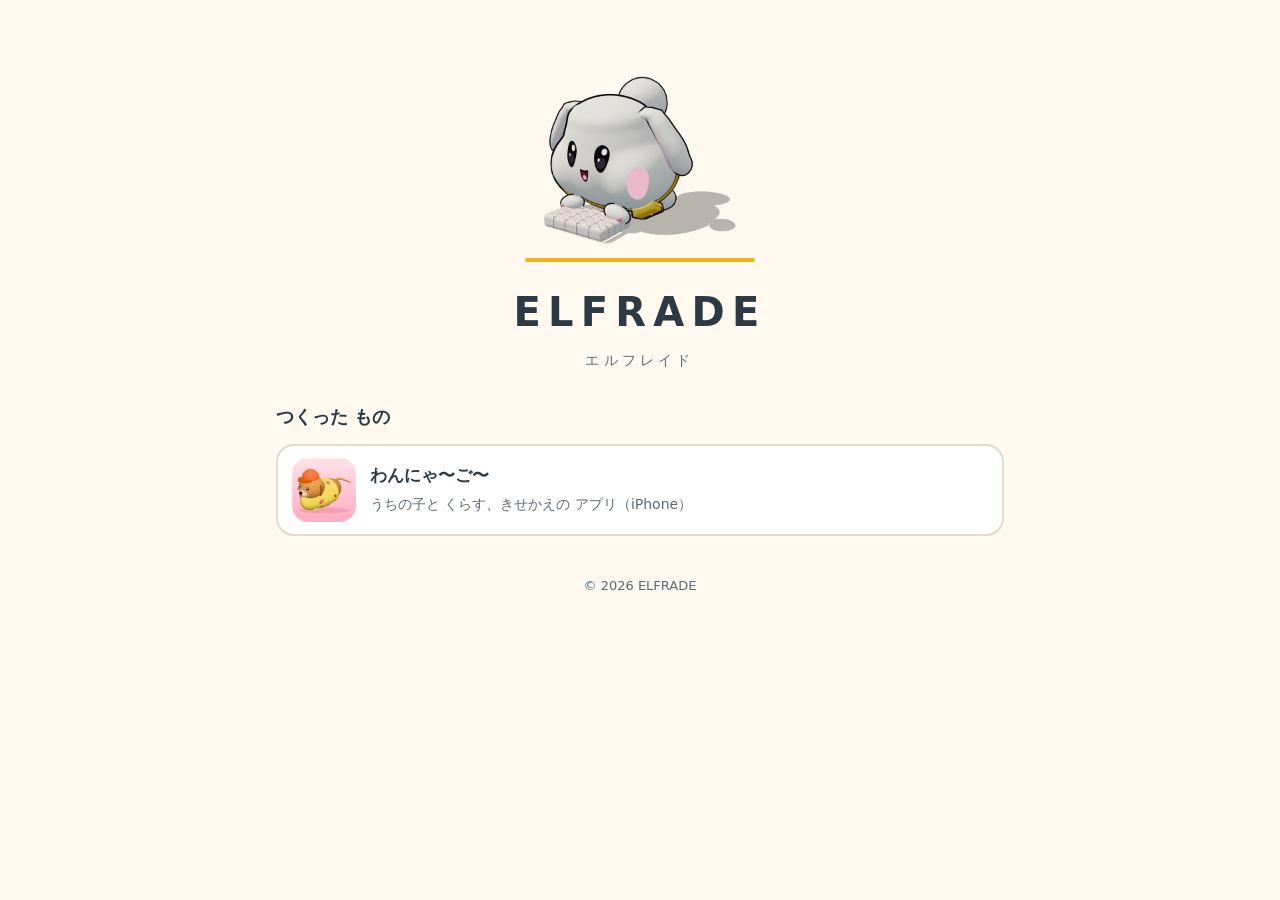
<file: index.html>
<!doctype html>
<html lang="ja">
<head>
<meta charset="utf-8">
<meta name="viewport" content="width=device-width,initial-scale=1">
<title>ELFRADE（エルフレイド）</title>
<meta name="description" content="ELFRADE（エルフレイド）の つくった もの。">
<link rel="stylesheet" href="style.css">
</head>
<body>
<div class="top">
  <img class="cut" src="img/zoukin.webp" width="300" height="230" alt="ぞうきんがけを する 白い キャラクター">
  <div class="line"></div>
  <h1 class="logo">ELFRADE</h1>
  <p class="kana">エルフレイド</p>
</div>
<div class="wrap">
  <h2>つくった もの</h2>
  <a class="work" href="wannyago/">
    <img src="img/wannyago-icon.png" alt="">
    <div><b>わんにゃ〜ご〜</b><span>うちの子と くらす、きせかえの アプリ（iPhone）</span></div>
  </a>
</div>
<footer>© 2026 ELFRADE</footer>
</body>
</html>
</file>
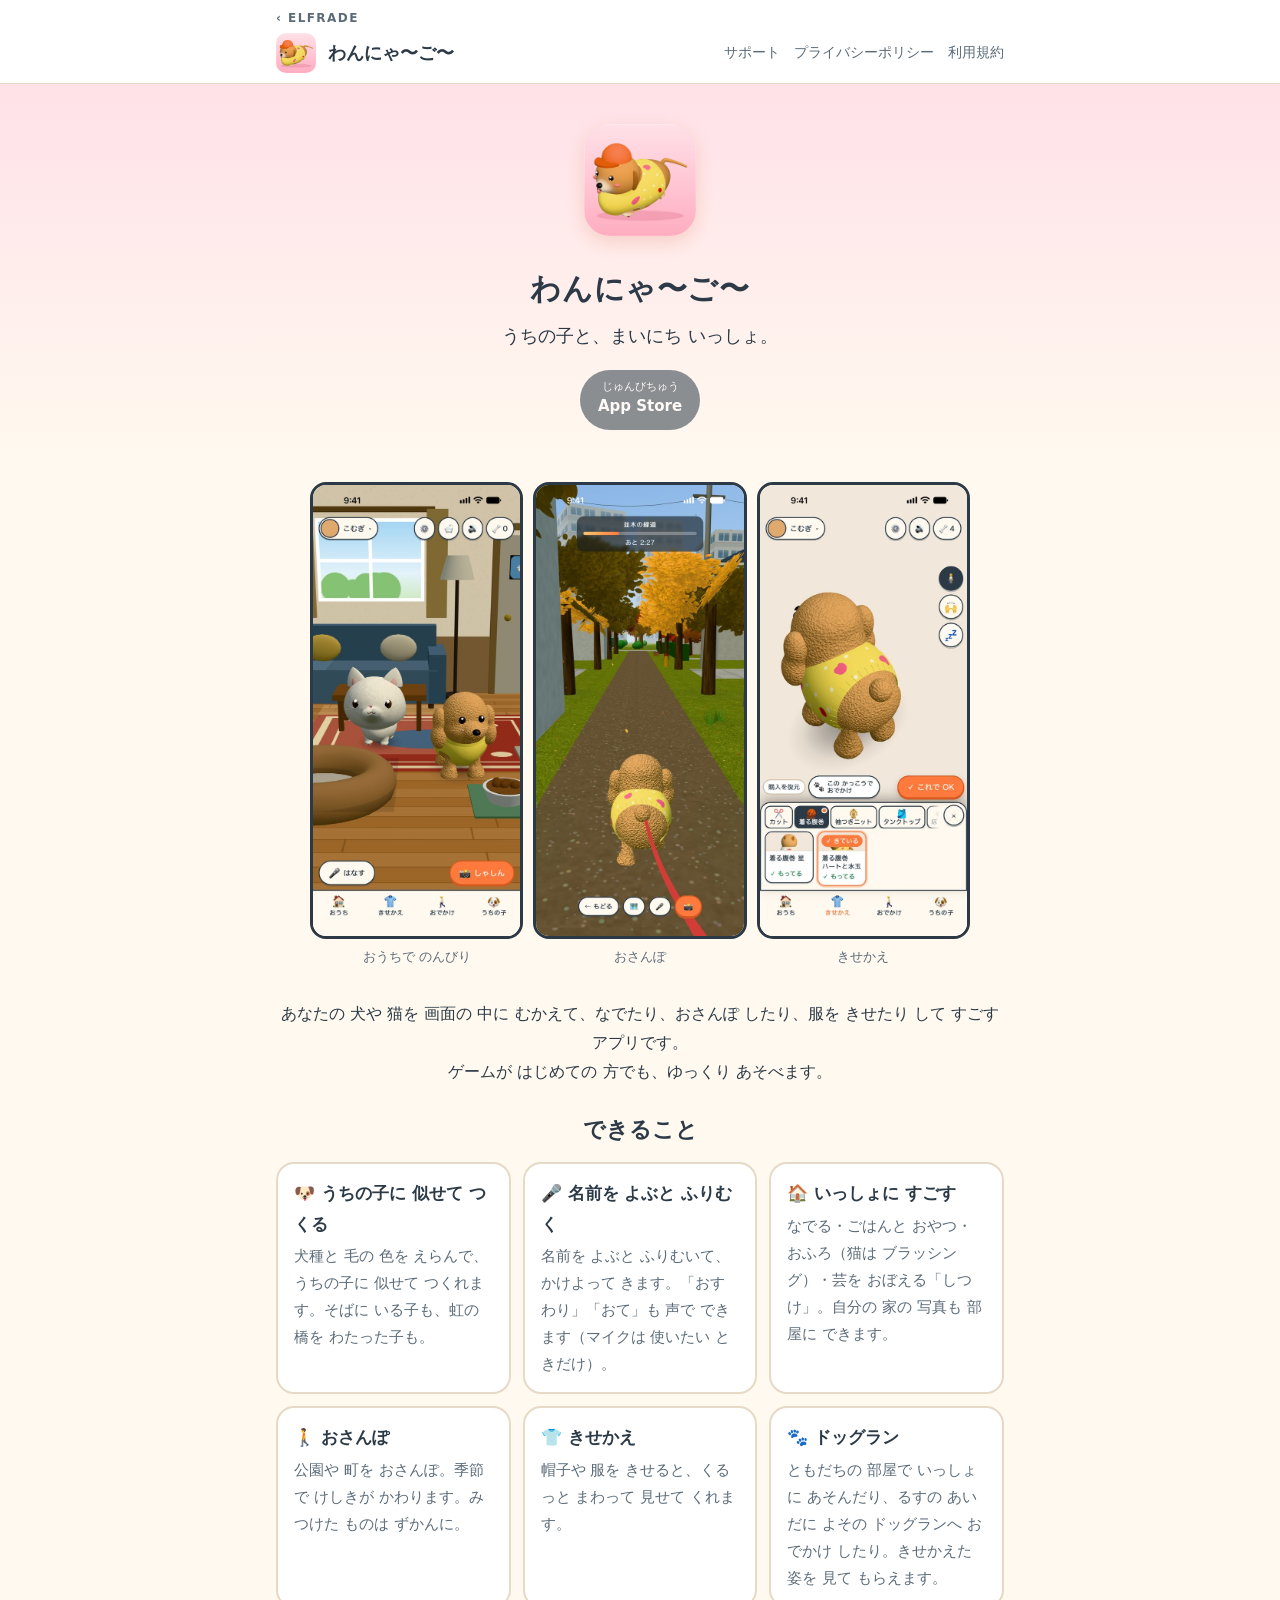
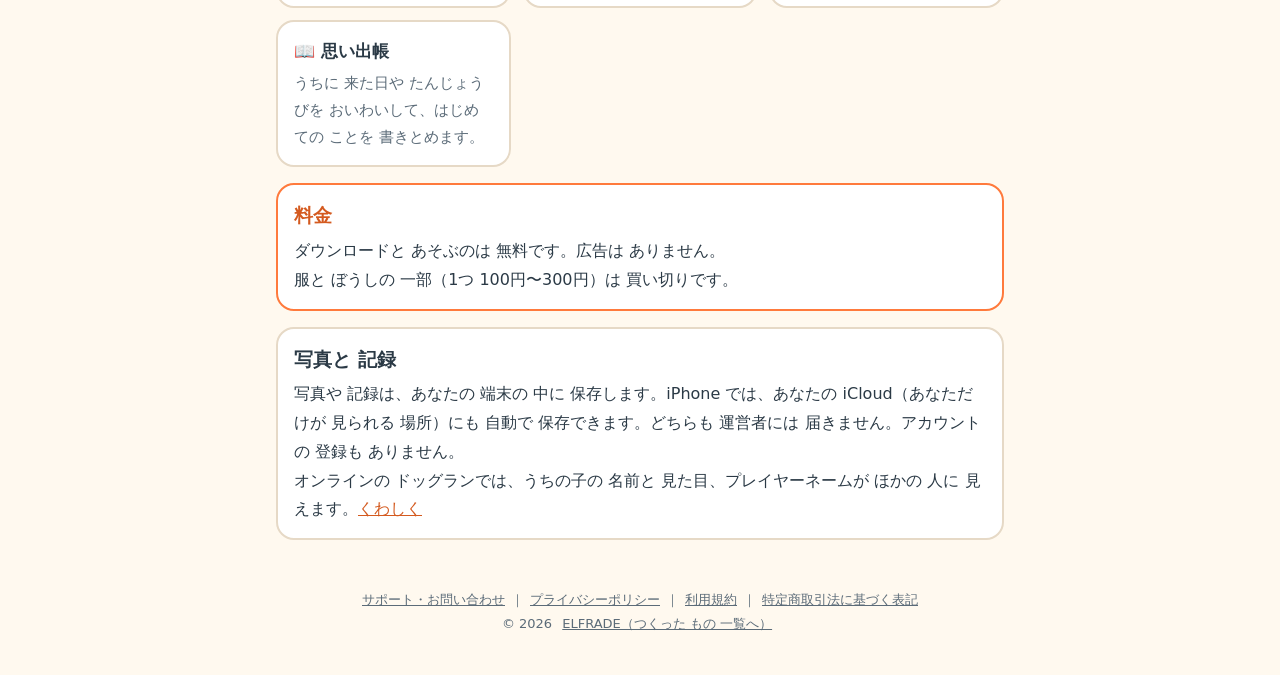
<file: wannyago/index.html>
<!doctype html>
<html lang="ja">
<head>
<meta charset="utf-8">
<meta name="viewport" content="width=device-width, initial-scale=1">
<title>わんにゃ〜ご〜 — うちの子と、まいにち いっしょ</title>
<meta name="description" content="あなたの 犬や 猫を 画面の 中に むかえて、なでたり、おさんぽ したり、服を きせたり して すごす アプリです。">
<link rel="icon" href="img/icon-256.png">
<link rel="stylesheet" href="style.css">
</head>
<body>

<header class="site"><div class="wrap">
  <a class="brand" href="../">‹ ELFRADE</a>
  <img src="img/icon-256.png" alt="">
  <a class="name" href="index.html">わんにゃ〜ご〜</a>
  <nav class="site">
    <a href="support.html">サポート</a>
    <a href="privacy.html">プライバシーポリシー</a>
    <a href="terms.html">利用規約</a>
  </nav>
</div></header>

<div class="hero"><div class="wrap">
  <img class="icon" src="img/icon-256.png" alt="アプリの アイコン（帽子と 腹巻の ダックス）">
  <h1>わんにゃ〜ご〜</h1>
  <p class="lead">うちの子と、まいにち いっしょ。</p>
  <div class="badges">
    <span class="badge" aria-disabled="true"><small>じゅんびちゅう</small>App Store</span>
  </div>
</div></div>

<div class="wrap">
  <div class="shots">
    <figure><img src="img/shot-home.jpg" alt="おうちで すごす 画面"><figcaption>おうちで のんびり</figcaption></figure>
    <figure><img src="img/shot-walk.jpg" alt="並木道を さんぽする 犬"><figcaption>おさんぽ</figcaption></figure>
    <figure><img src="img/shot-closet.jpg" alt="きせかえの 画面"><figcaption>きせかえ</figcaption></figure>
  </div>

  <section class="feat">
    <p style="text-align:center">あなたの 犬や 猫を 画面の 中に むかえて、なでたり、おさんぽ したり、服を きせたり して すごす アプリです。<br>ゲームが はじめての 方でも、ゆっくり あそべます。</p>

    <h2>できること</h2>
    <div class="cards">
      <div class="card"><h3>🐶 うちの子に 似せて つくる</h3><p>犬種と 毛の 色を えらんで、うちの子に 似せて つくれます。そばに いる子も、虹の橋を わたった子も。</p></div>
      <div class="card"><h3>🎤 名前を よぶと ふりむく</h3><p>名前を よぶと ふりむいて、かけよって きます。「おすわり」「おて」も 声で できます（マイクは 使いたい ときだけ）。</p></div>
      <div class="card"><h3>🏠 いっしょに すごす</h3><p>なでる・ごはんと おやつ・おふろ（猫は ブラッシング）・芸を おぼえる「しつけ」。自分の 家の 写真も 部屋に できます。</p></div>
      <div class="card"><h3>🚶 おさんぽ</h3><p>公園や 町を おさんぽ。季節で けしきが かわります。みつけた ものは ずかんに。</p></div>
      <div class="card"><h3>👕 きせかえ</h3><p>帽子や 服を きせると、くるっと まわって 見せて くれます。</p></div>
      <div class="card"><h3>🐾 ドッグラン</h3><p>ともだちの 部屋で いっしょに あそんだり、るすの あいだに よその ドッグランへ おでかけ したり。きせかえた 姿を 見て もらえます。</p></div>
      <div class="card"><h3>📖 思い出帳</h3><p>うちに 来た日や たんじょうびを おいわいして、はじめての ことを 書きとめます。</p></div>
    </div>

    <div class="price">
      <h3>料金</h3>
      ダウンロードと あそぶのは 無料です。広告は ありません。<br>
      服と ぼうしの 一部（1つ 100円〜300円）は 買い切りです。
    </div>
    <div class="price" style="border-color:var(--line)">
      <h3 style="color:var(--ink)">写真と 記録</h3>
      写真や 記録は、あなたの 端末の 中に 保存します。iPhone では、あなたの iCloud（あなただけが 見られる 場所）にも 自動で 保存できます。どちらも 運営者には 届きません。アカウントの 登録も ありません。<br>
      オンラインの ドッグランでは、うちの子の 名前と 見た目、プレイヤーネームが ほかの 人に 見えます。<a href="privacy.html">くわしく</a>
    </div>
  </section>
</div>

<footer class="site">
  <a href="support.html">サポート・お問い合わせ</a>｜<a href="privacy.html">プライバシーポリシー</a>｜<a href="terms.html">利用規約</a>｜<a href="tokushoho.html">特定商取引法に基づく表記</a><br>
  © 2026 <a href="../">ELFRADE（つくった もの 一覧へ）</a>
</footer>
</body>
</html>
</file>
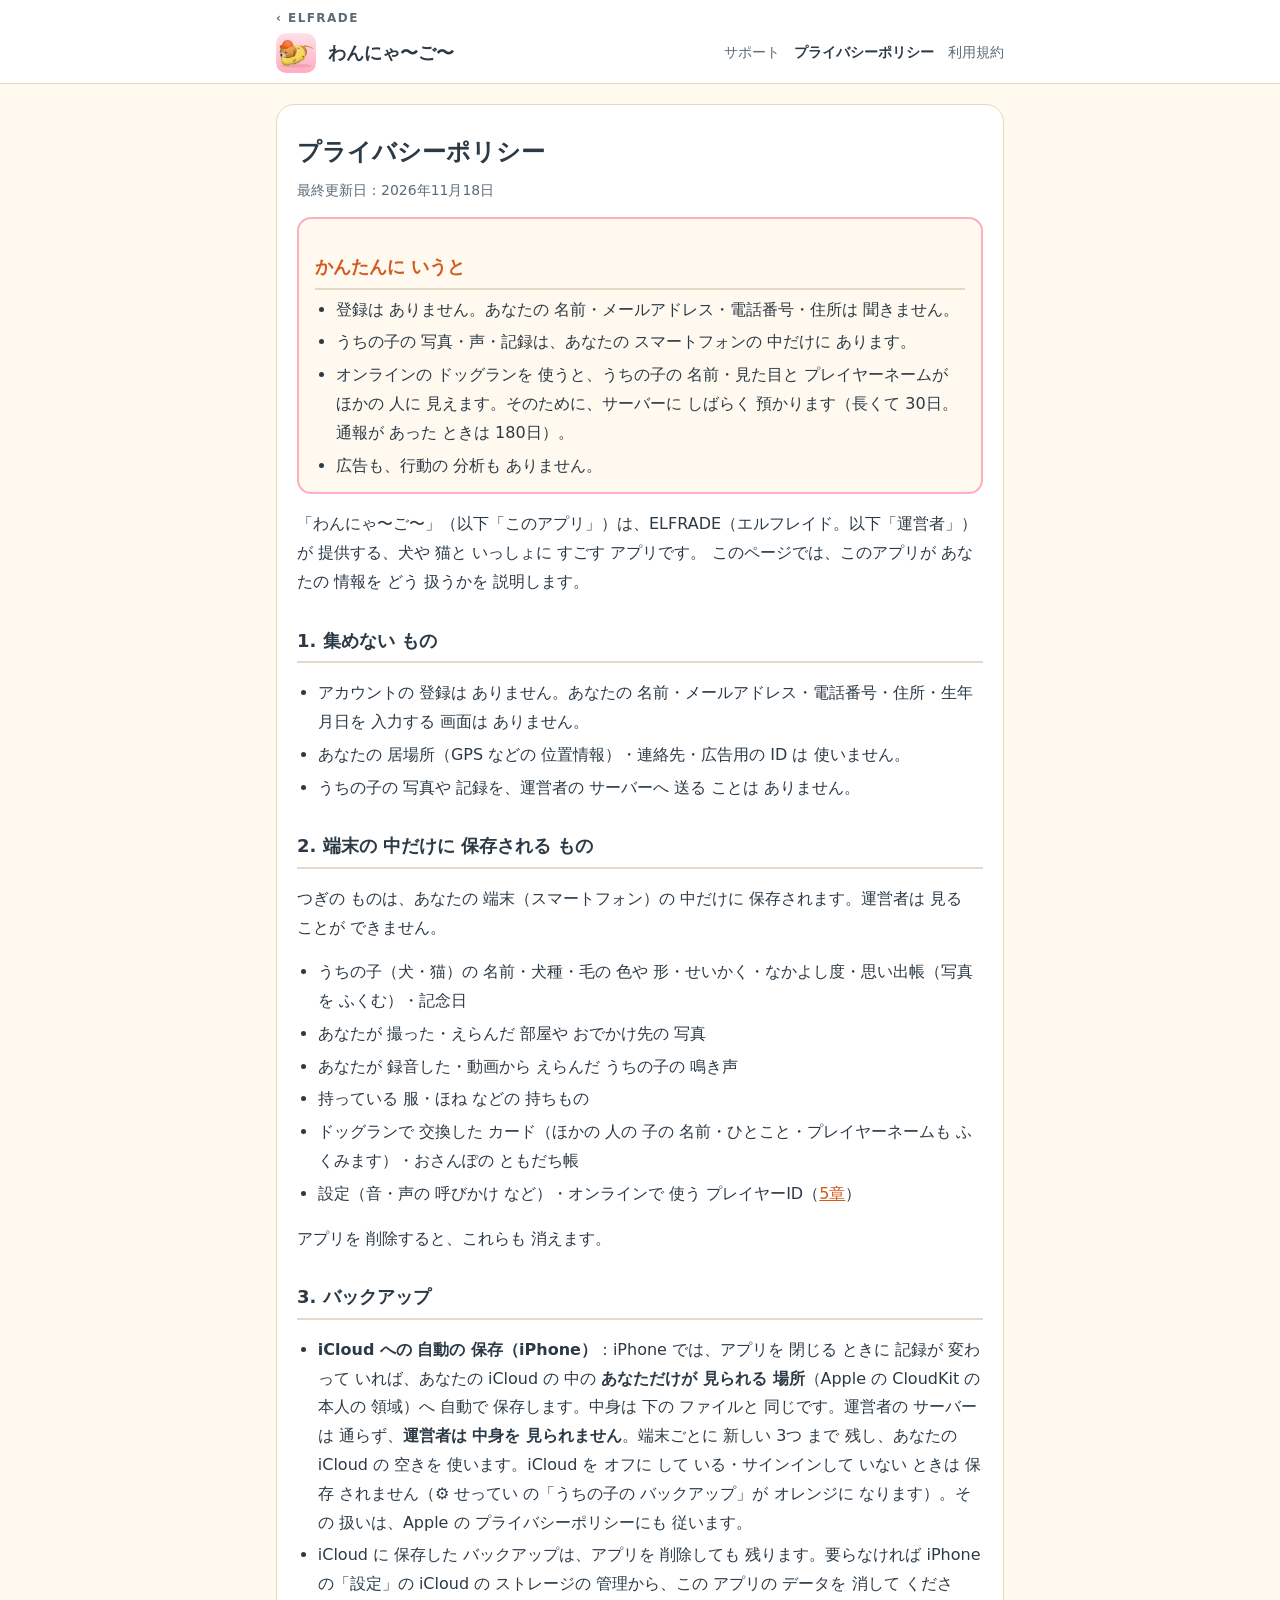
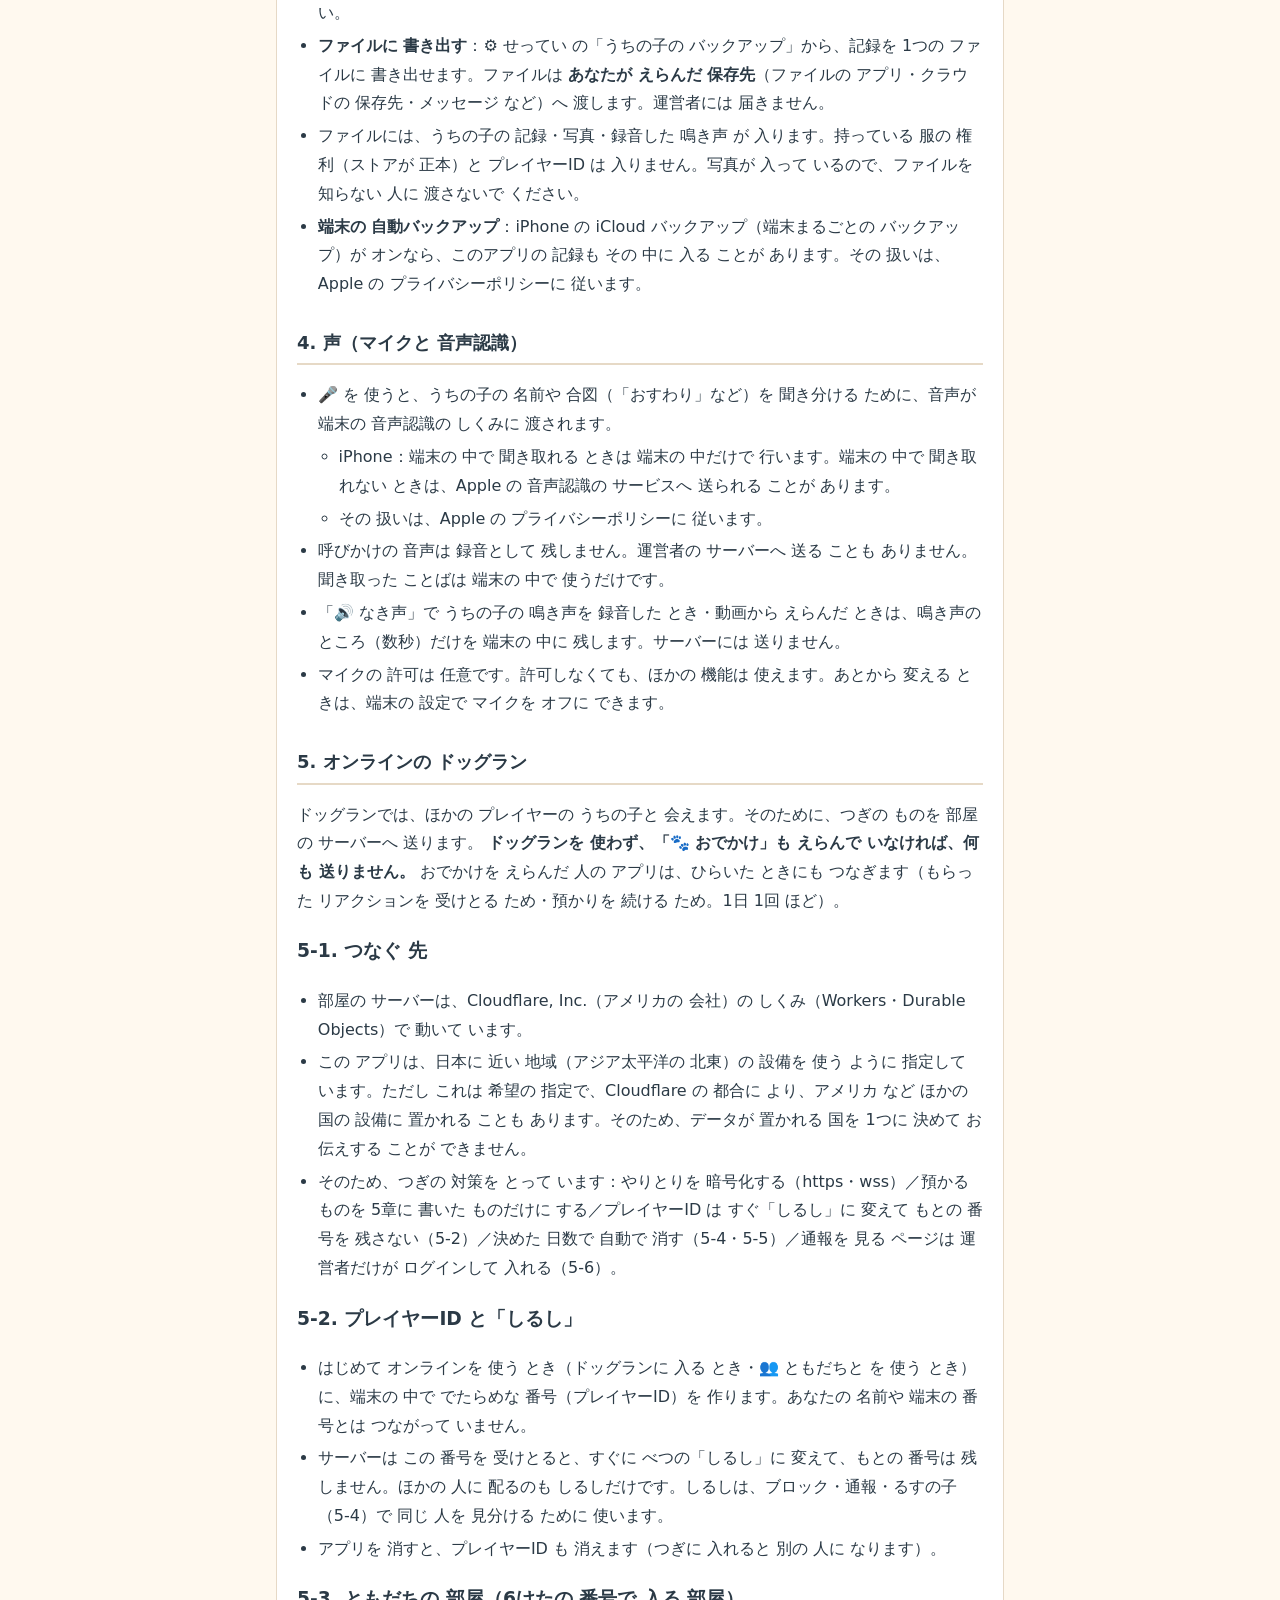
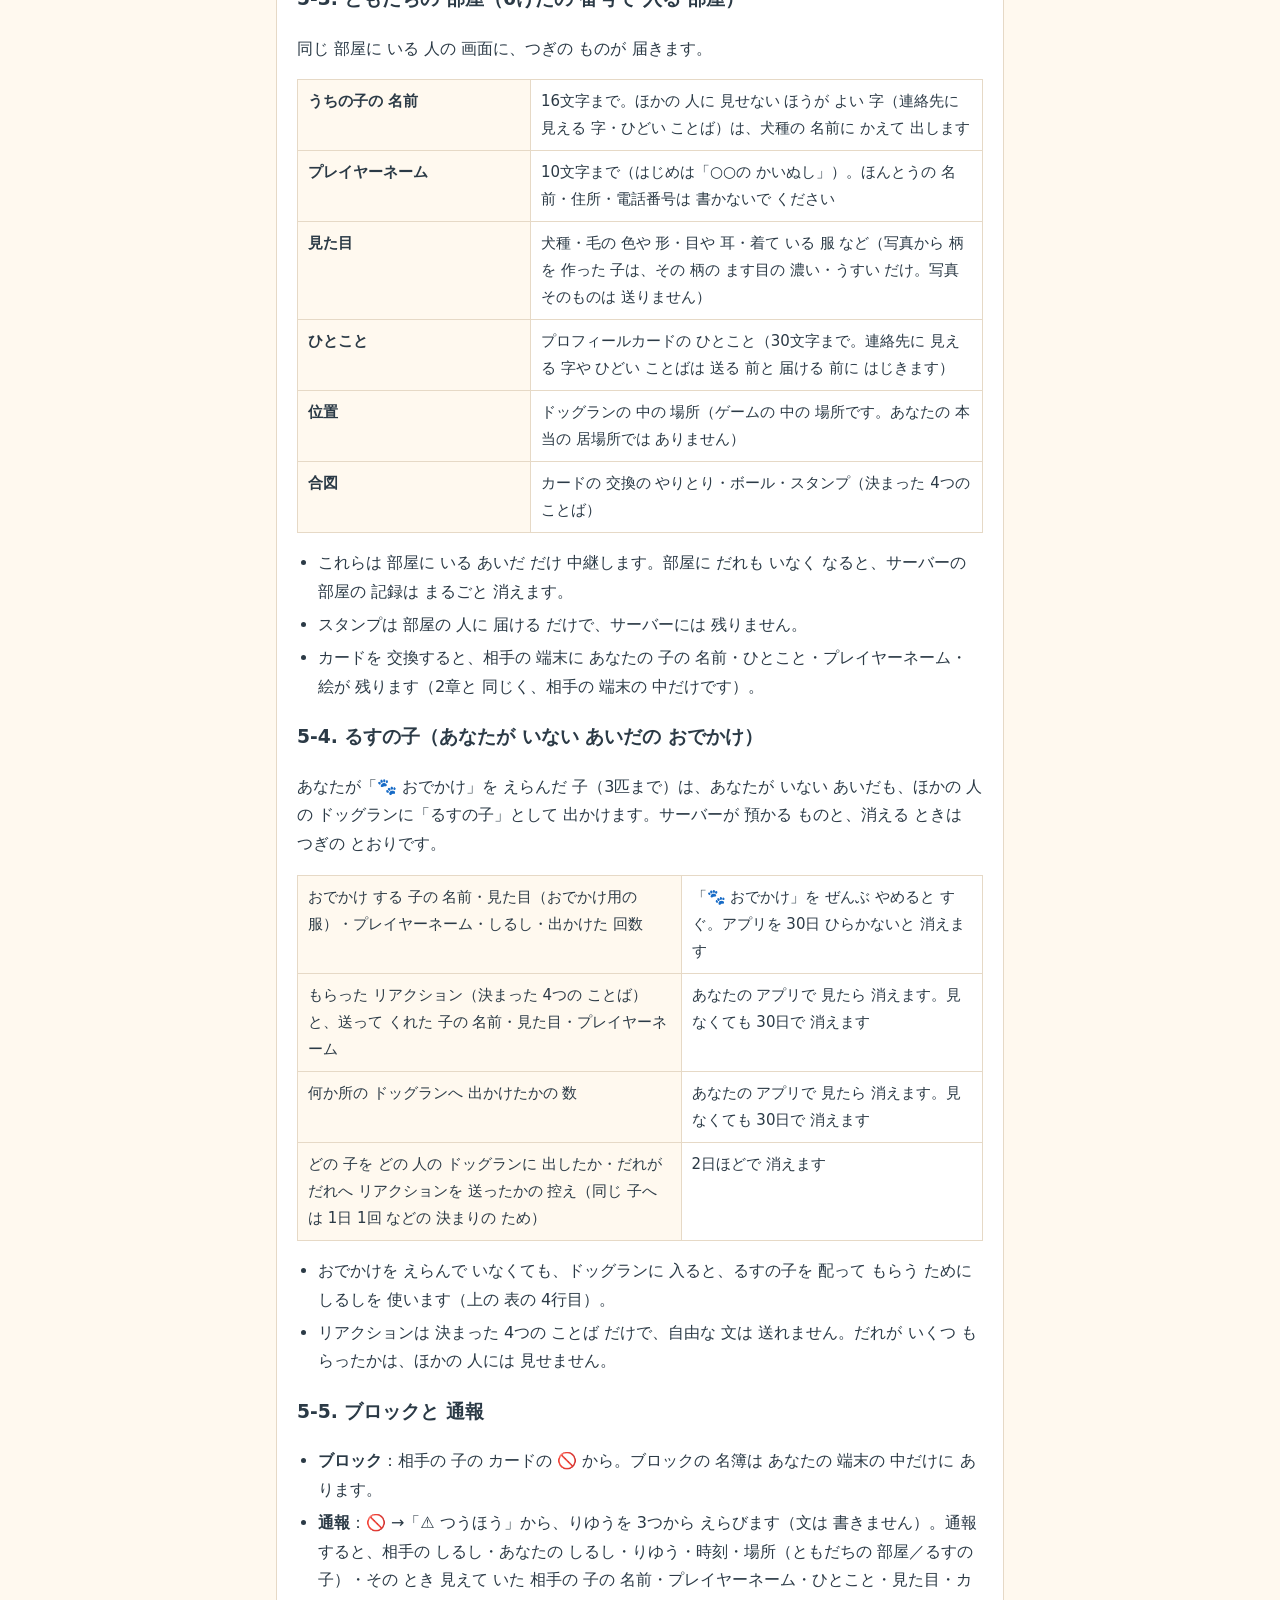
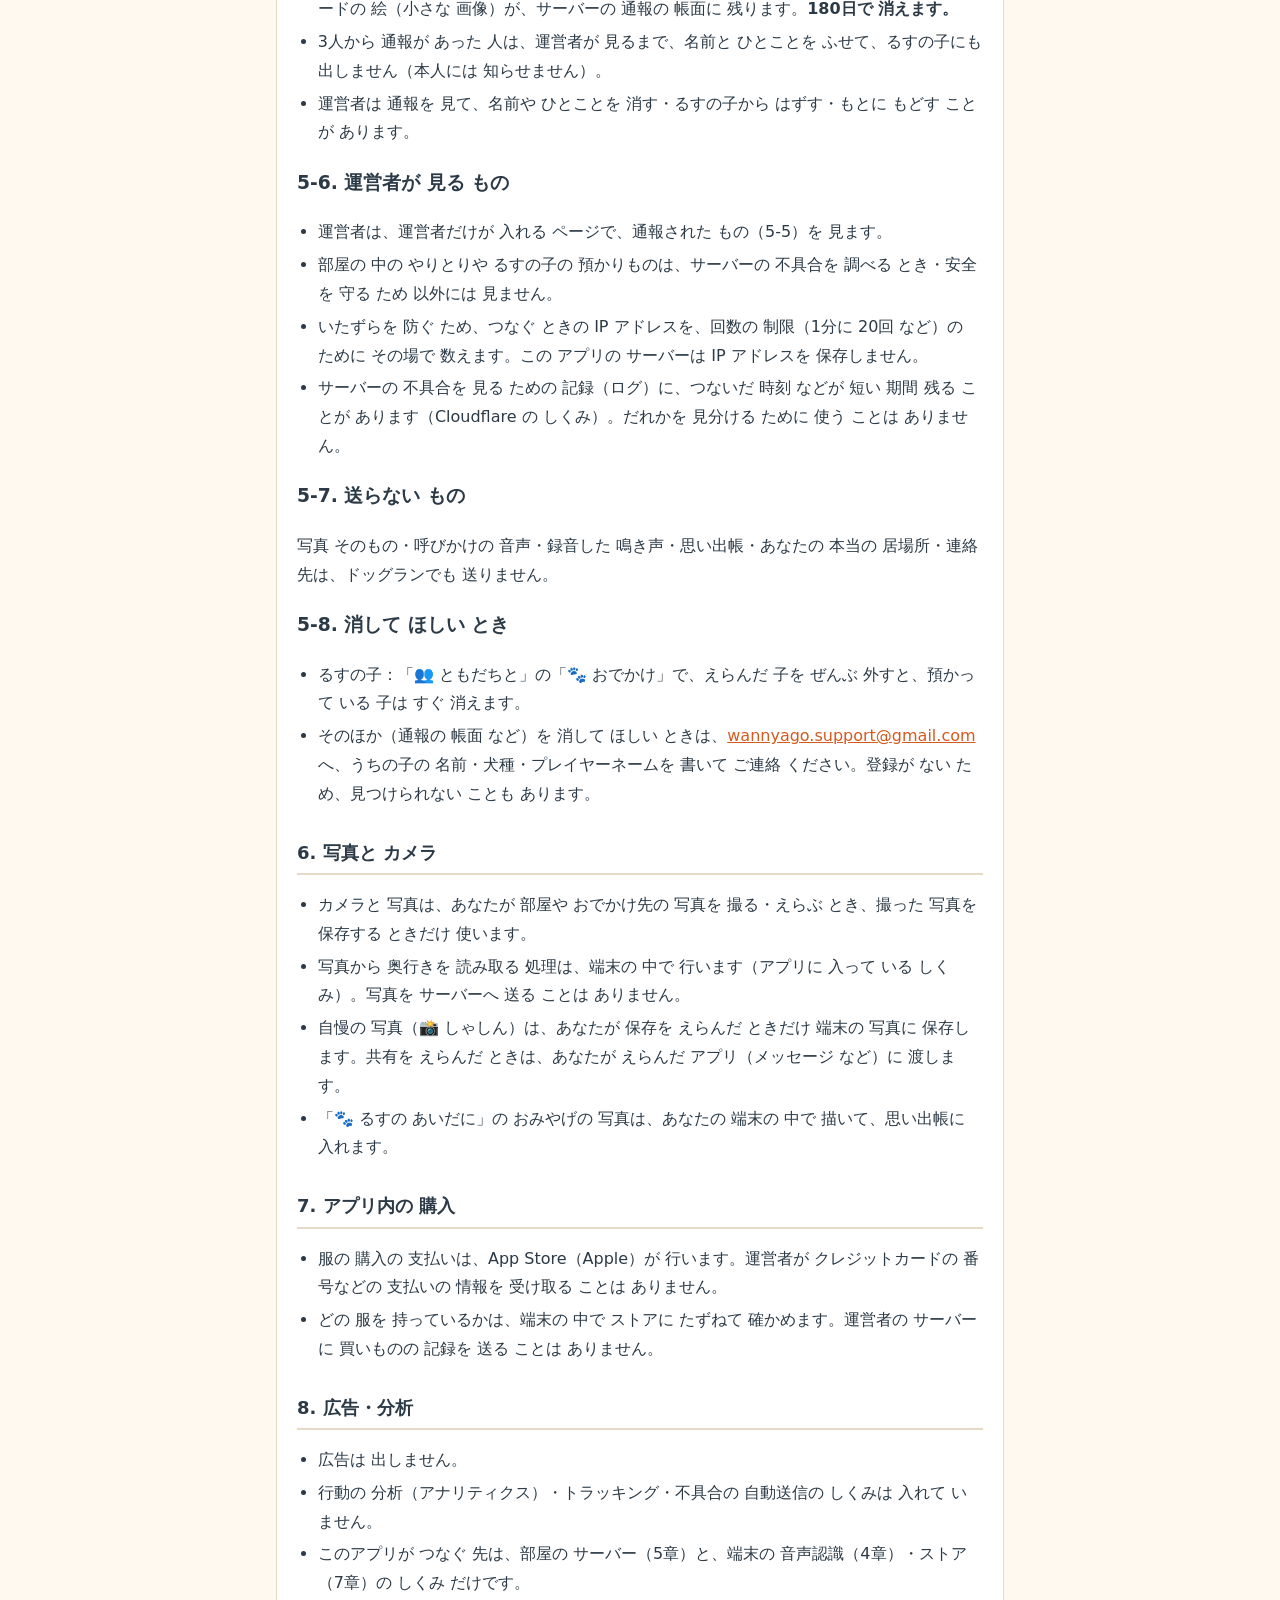
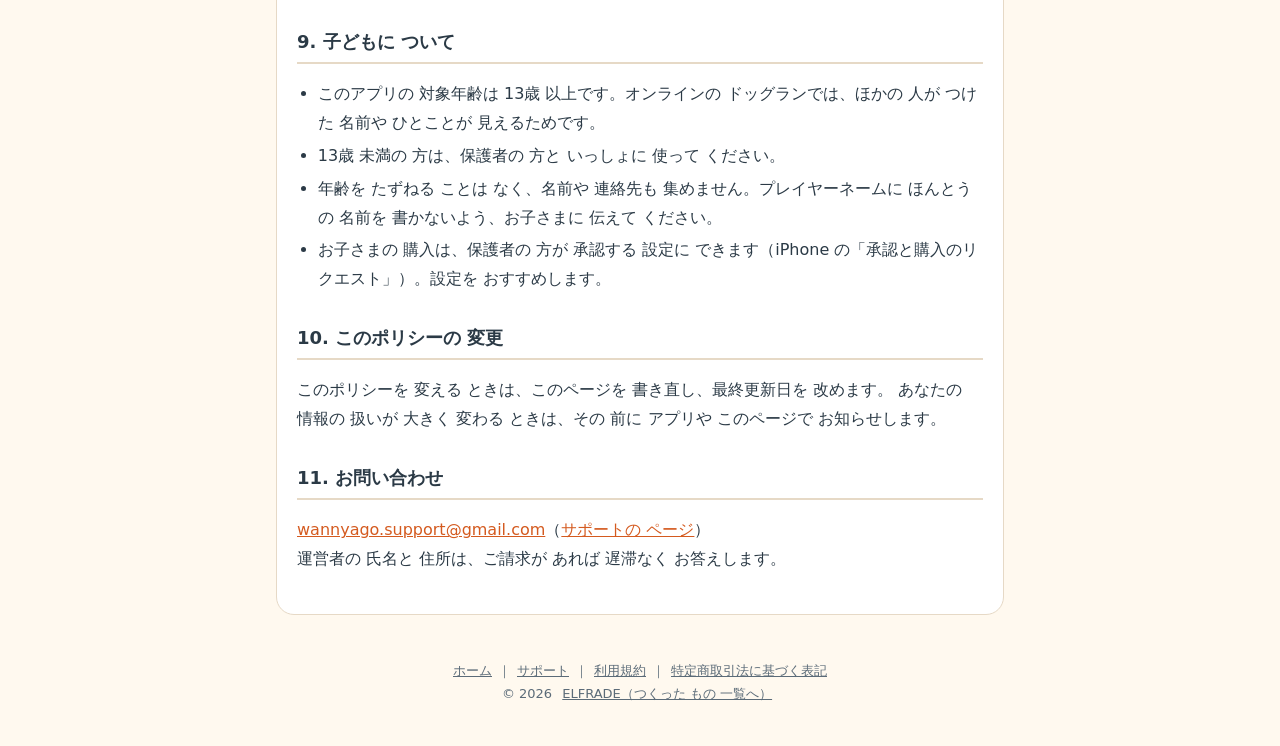
<file: wannyago/privacy.html>
<!doctype html>
<html lang="ja">
<head>
<meta charset="utf-8">
<meta name="viewport" content="width=device-width, initial-scale=1">
<title>プライバシーポリシー — わんにゃ〜ご〜</title>
<link rel="icon" href="img/icon-256.png">
<link rel="stylesheet" href="style.css">
</head>
<body>

<header class="site"><div class="wrap">
  <a class="brand" href="../">‹ ELFRADE</a>
  <img src="img/icon-256.png" alt="">
  <a class="name" href="index.html">わんにゃ〜ご〜</a>
  <nav class="site">
    <a href="support.html">サポート</a>
    <a href="privacy.html" aria-current="page">プライバシーポリシー</a>
    <a href="terms.html">利用規約</a>
  </nav>
</div></header>

<div class="wrap">
<main class="doc">
  <h1>プライバシーポリシー</h1>
  <p class="updated">最終更新日：2026年11月18日</p>

  <div class="summary">
    <h2>かんたんに いうと</h2>
    <ul>
      <li>登録は ありません。あなたの 名前・メールアドレス・電話番号・住所は 聞きません。</li>
      <li>うちの子の 写真・声・記録は、あなたの スマートフォンの 中だけに あります。</li>
      <li>オンラインの ドッグランを 使うと、うちの子の 名前・見た目と プレイヤーネームが ほかの 人に 見えます。そのために、サーバーに しばらく 預かります（長くて 30日。通報が あった ときは 180日）。</li>
      <li>広告も、行動の 分析も ありません。</li>
    </ul>
  </div>

  <p>「わんにゃ〜ご〜」（以下「このアプリ」）は、ELFRADE（エルフレイド。以下「運営者」）が 提供する、犬や 猫と いっしょに すごす アプリです。
  このページでは、このアプリが あなたの 情報を どう 扱うかを 説明します。</p>

  <h2>1. 集めない もの</h2>
  <ul>
    <li>アカウントの 登録は ありません。あなたの 名前・メールアドレス・電話番号・住所・生年月日を 入力する 画面は ありません。</li>
    <li>あなたの 居場所（GPS などの 位置情報）・連絡先・広告用の ID は 使いません。</li>
    <li>うちの子の 写真や 記録を、運営者の サーバーへ 送る ことは ありません。</li>
  </ul>

  <h2>2. 端末の 中だけに 保存される もの</h2>
  <p>つぎの ものは、あなたの 端末（スマートフォン）の 中だけに 保存されます。運営者は 見る ことが できません。</p>
  <ul>
    <li>うちの子（犬・猫）の 名前・犬種・毛の 色や 形・せいかく・なかよし度・思い出帳（写真を ふくむ）・記念日</li>
    <li>あなたが 撮った・えらんだ 部屋や おでかけ先の 写真</li>
    <li>あなたが 録音した・動画から えらんだ うちの子の 鳴き声</li>
    <li>持っている 服・ほね などの 持ちもの</li>
    <li>ドッグランで 交換した カード（ほかの 人の 子の 名前・ひとこと・プレイヤーネームも ふくみます）・おさんぽの ともだち帳</li>
    <li>設定（音・声の 呼びかけ など）・オンラインで 使う プレイヤーID（<a href="#online">5章</a>）</li>
  </ul>
  <p>アプリを 削除すると、これらも 消えます。</p>

  <h2>3. バックアップ</h2>
  <ul>
    <li><b>iCloud への 自動の 保存（iPhone）</b>：iPhone では、アプリを 閉じる ときに 記録が 変わって いれば、あなたの iCloud の 中の <b>あなただけが 見られる 場所</b>（Apple の CloudKit の 本人の 領域）へ 自動で 保存します。中身は 下の ファイルと 同じです。運営者の サーバーは 通らず、<b>運営者は 中身を 見られません</b>。端末ごとに 新しい 3つ まで 残し、あなたの iCloud の 空きを 使います。iCloud を オフに して いる・サインインして いない ときは 保存 されません（⚙️ せってい の「うちの子の バックアップ」が オレンジに なります）。その 扱いは、Apple の プライバシーポリシーにも 従います。</li>
    <li>iCloud に 保存した バックアップは、アプリを 削除しても 残ります。要らなければ iPhone の「設定」の iCloud の ストレージの 管理から、この アプリの データを 消して ください。</li>
    <li><b>ファイルに 書き出す</b>：⚙️ せってい の「うちの子の バックアップ」から、記録を 1つの ファイルに 書き出せます。ファイルは <b>あなたが えらんだ 保存先</b>（ファイルの アプリ・クラウドの 保存先・メッセージ など）へ 渡します。運営者には 届きません。</li>
    <li>ファイルには、うちの子の 記録・写真・録音した 鳴き声 が 入ります。持っている 服の 権利（ストアが 正本）と プレイヤーID は 入りません。写真が 入って いるので、ファイルを 知らない 人に 渡さないで ください。</li>
    <li><b>端末の 自動バックアップ</b>：iPhone の iCloud バックアップ（端末まるごとの バックアップ）が オンなら、このアプリの 記録も その 中に 入る ことが あります。その 扱いは、Apple の プライバシーポリシーに 従います。</li>
  </ul>

  <h2>4. 声（マイクと 音声認識）</h2>
  <ul>
    <li>🎤 を 使うと、うちの子の 名前や 合図（「おすわり」など）を 聞き分ける ために、音声が 端末の 音声認識の しくみに 渡されます。
      <ul>
        <li>iPhone：端末の 中で 聞き取れる ときは 端末の 中だけで 行います。端末の 中で 聞き取れない ときは、Apple の 音声認識の サービスへ 送られる ことが あります。</li>
        <li>その 扱いは、Apple の プライバシーポリシーに 従います。</li>
      </ul>
    </li>
    <li>呼びかけの 音声は 録音として 残しません。運営者の サーバーへ 送る ことも ありません。聞き取った ことばは 端末の 中で 使うだけです。</li>
    <li>「🔊 なき声」で うちの子の 鳴き声を 録音した とき・動画から えらんだ ときは、鳴き声の ところ（数秒）だけを 端末の 中に 残します。サーバーには 送りません。</li>
    <li>マイクの 許可は 任意です。許可しなくても、ほかの 機能は 使えます。あとから 変える ときは、端末の 設定で マイクを オフに できます。</li>
  </ul>

  <h2 id="online">5. オンラインの ドッグラン</h2>
  <p>ドッグランでは、ほかの プレイヤーの うちの子と 会えます。そのために、つぎの ものを 部屋の サーバーへ 送ります。
  <b>ドッグランを 使わず、「🐾 おでかけ」も えらんで いなければ、何も 送りません。</b>
  おでかけを えらんだ 人の アプリは、ひらいた ときにも つなぎます（もらった リアクションを 受けとる ため・預かりを 続ける ため。1日 1回 ほど）。</p>

  <h3>5-1. つなぐ 先</h3>
  <ul>
    <li>部屋の サーバーは、Cloudflare, Inc.（アメリカの 会社）の しくみ（Workers・Durable Objects）で 動いて います。</li>
    <li>この アプリは、日本に 近い 地域（アジア太平洋の 北東）の 設備を 使う ように 指定して います。ただし これは 希望の 指定で、Cloudflare の 都合に より、アメリカ など ほかの 国の 設備に 置かれる ことも あります。そのため、データが 置かれる 国を 1つに 決めて お伝えする ことが できません。</li>
    <li>そのため、つぎの 対策を とって います：やりとりを 暗号化する（https・wss）／預かる ものを 5章に 書いた ものだけに する／プレイヤーID は すぐ「しるし」に 変えて もとの 番号を 残さない（5-2）／決めた 日数で 自動で 消す（5-4・5-5）／通報を 見る ページは 運営者だけが ログインして 入れる（5-6）。</li>
  </ul>

  <h3>5-2. プレイヤーID と「しるし」</h3>
  <ul>
    <li>はじめて オンラインを 使う とき（ドッグランに 入る とき・👥 ともだちと を 使う とき）に、端末の 中で でたらめな 番号（プレイヤーID）を 作ります。あなたの 名前や 端末の 番号とは つながって いません。</li>
    <li>サーバーは この 番号を 受けとると、すぐに べつの「しるし」に 変えて、もとの 番号は 残しません。ほかの 人に 配るのも しるしだけです。しるしは、ブロック・通報・るすの子（5-4）で 同じ 人を 見分ける ために 使います。</li>
    <li>アプリを 消すと、プレイヤーID も 消えます（つぎに 入れると 別の 人に なります）。</li>
  </ul>

  <h3>5-3. ともだちの 部屋（6けたの 番号で 入る 部屋）</h3>
  <p>同じ 部屋に いる 人の 画面に、つぎの ものが 届きます。</p>
  <table class="kv">
    <tr><th>うちの子の 名前</th><td>16文字まで。ほかの 人に 見せない ほうが よい 字（連絡先に 見える 字・ひどい ことば）は、犬種の 名前に かえて 出します</td></tr>
    <tr><th>プレイヤーネーム</th><td>10文字まで（はじめは「○○の かいぬし」）。ほんとうの 名前・住所・電話番号は 書かないで ください</td></tr>
    <tr><th>見た目</th><td>犬種・毛の 色や 形・目や 耳・着て いる 服 など（写真から 柄を 作った 子は、その 柄の ます目の 濃い・うすい だけ。写真 そのものは 送りません）</td></tr>
    <tr><th>ひとこと</th><td>プロフィールカードの ひとこと（30文字まで。連絡先に 見える 字や ひどい ことばは 送る 前と 届ける 前に はじきます）</td></tr>
    <tr><th>位置</th><td>ドッグランの 中の 場所（ゲームの 中の 場所です。あなたの 本当の 居場所では ありません）</td></tr>
    <tr><th>合図</th><td>カードの 交換の やりとり・ボール・スタンプ（決まった 4つの ことば）</td></tr>
  </table>
  <ul>
    <li>これらは 部屋に いる あいだ だけ 中継します。部屋に だれも いなく なると、サーバーの 部屋の 記録は まるごと 消えます。</li>
    <li>スタンプは 部屋の 人に 届ける だけで、サーバーには 残りません。</li>
    <li>カードを 交換すると、相手の 端末に あなたの 子の 名前・ひとこと・プレイヤーネーム・絵が 残ります（2章と 同じく、相手の 端末の 中だけです）。</li>
  </ul>

  <h3>5-4. るすの子（あなたが いない あいだの おでかけ）</h3>
  <p>あなたが「🐾 おでかけ」を えらんだ 子（3匹まで）は、あなたが いない あいだも、ほかの 人の ドッグランに「るすの子」として 出かけます。サーバーが 預かる ものと、消える ときは つぎの とおりです。</p>
  <table class="kv wide">
    <tr><th>おでかけ する 子の 名前・見た目（おでかけ用の 服）・プレイヤーネーム・しるし・出かけた 回数</th><td>「🐾 おでかけ」を ぜんぶ やめると すぐ。アプリを 30日 ひらかないと 消えます</td></tr>
    <tr><th>もらった リアクション（決まった 4つの ことば）と、送って くれた 子の 名前・見た目・プレイヤーネーム</th><td>あなたの アプリで 見たら 消えます。見なくても 30日で 消えます</td></tr>
    <tr><th>何か所の ドッグランへ 出かけたかの 数</th><td>あなたの アプリで 見たら 消えます。見なくても 30日で 消えます</td></tr>
    <tr><th>どの 子を どの 人の ドッグランに 出したか・だれが だれへ リアクションを 送ったかの 控え（同じ 子へは 1日 1回 などの 決まりの ため）</th><td>2日ほどで 消えます</td></tr>
  </table>
  <ul>
    <li>おでかけを えらんで いなくても、ドッグランに 入ると、るすの子を 配って もらう ために しるしを 使います（上の 表の 4行目）。</li>
    <li>リアクションは 決まった 4つの ことば だけで、自由な 文は 送れません。だれが いくつ もらったかは、ほかの 人には 見せません。</li>
  </ul>

  <h3>5-5. ブロックと 通報</h3>
  <ul>
    <li><b>ブロック</b>：相手の 子の カードの 🚫 から。ブロックの 名簿は あなたの 端末の 中だけに あります。</li>
    <li><b>通報</b>：🚫 →「⚠️ つうほう」から、りゆうを 3つから えらびます（文は 書きません）。通報すると、相手の しるし・あなたの しるし・りゆう・時刻・場所（ともだちの 部屋／るすの子）・その とき 見えて いた 相手の 子の 名前・プレイヤーネーム・ひとこと・見た目・カードの 絵（小さな 画像）が、サーバーの 通報の 帳面に 残ります。<b>180日で 消えます。</b></li>
    <li>3人から 通報が あった 人は、運営者が 見るまで、名前と ひとことを ふせて、るすの子にも 出しません（本人には 知らせません）。</li>
    <li>運営者は 通報を 見て、名前や ひとことを 消す・るすの子から はずす・もとに もどす ことが あります。</li>
  </ul>

  <h3>5-6. 運営者が 見る もの</h3>
  <ul>
    <li>運営者は、運営者だけが 入れる ページで、通報された もの（5-5）を 見ます。</li>
    <li>部屋の 中の やりとりや るすの子の 預かりものは、サーバーの 不具合を 調べる とき・安全を 守る ため 以外には 見ません。</li>
    <li>いたずらを 防ぐ ため、つなぐ ときの IP アドレスを、回数の 制限（1分に 20回 など）の ために その場で 数えます。この アプリの サーバーは IP アドレスを 保存しません。</li>
    <li>サーバーの 不具合を 見る ための 記録（ログ）に、つないだ 時刻 などが 短い 期間 残る ことが あります（Cloudflare の しくみ）。だれかを 見分ける ために 使う ことは ありません。</li>
  </ul>

  <h3>5-7. 送らない もの</h3>
  <p>写真 そのもの・呼びかけの 音声・録音した 鳴き声・思い出帳・あなたの 本当の 居場所・連絡先は、ドッグランでも 送りません。</p>

  <h3>5-8. 消して ほしい とき</h3>
  <ul>
    <li>るすの子：「👥 ともだちと」の「🐾 おでかけ」で、えらんだ 子を ぜんぶ 外すと、預かって いる 子は すぐ 消えます。</li>
    <li>そのほか（通報の 帳面 など）を 消して ほしい ときは、<a href="mailto:wannyago.support@gmail.com">wannyago.support@gmail.com</a> へ、うちの子の 名前・犬種・プレイヤーネームを 書いて ご連絡 ください。登録が ない ため、見つけられない ことも あります。</li>
  </ul>

  <h2>6. 写真と カメラ</h2>
  <ul>
    <li>カメラと 写真は、あなたが 部屋や おでかけ先の 写真を 撮る・えらぶ とき、撮った 写真を 保存する ときだけ 使います。</li>
    <li>写真から 奥行きを 読み取る 処理は、端末の 中で 行います（アプリに 入って いる しくみ）。写真を サーバーへ 送る ことは ありません。</li>
    <li>自慢の 写真（📸 しゃしん）は、あなたが 保存を えらんだ ときだけ 端末の 写真に 保存します。共有を えらんだ ときは、あなたが えらんだ アプリ（メッセージ など）に 渡します。</li>
    <li>「🐾 るすの あいだに」の おみやげの 写真は、あなたの 端末の 中で 描いて、思い出帳に 入れます。</li>
  </ul>

  <h2>7. アプリ内の 購入</h2>
  <ul>
    <li>服の 購入の 支払いは、App Store（Apple）が 行います。運営者が クレジットカードの 番号などの 支払いの 情報を 受け取る ことは ありません。</li>
    <li>どの 服を 持っているかは、端末の 中で ストアに たずねて 確かめます。運営者の サーバーに 買いものの 記録を 送る ことは ありません。</li>
  </ul>

  <h2>8. 広告・分析</h2>
  <ul>
    <li>広告は 出しません。</li>
    <li>行動の 分析（アナリティクス）・トラッキング・不具合の 自動送信の しくみは 入れて いません。</li>
    <li>このアプリが つなぐ 先は、部屋の サーバー（5章）と、端末の 音声認識（4章）・ストア（7章）の しくみ だけです。</li>
  </ul>

  <h2>9. 子どもに ついて</h2>
  <ul>
    <li>このアプリの 対象年齢は 13歳 以上です。オンラインの ドッグランでは、ほかの 人が つけた 名前や ひとことが 見えるためです。</li>
    <li>13歳 未満の 方は、保護者の 方と いっしょに 使って ください。</li>
    <li>年齢を たずねる ことは なく、名前や 連絡先も 集めません。プレイヤーネームに ほんとうの 名前を 書かないよう、お子さまに 伝えて ください。</li>
    <li>お子さまの 購入は、保護者の 方が 承認する 設定に できます（iPhone の「承認と購入のリクエスト」）。設定を おすすめします。</li>
  </ul>

  <h2>10. このポリシーの 変更</h2>
  <p>このポリシーを 変える ときは、このページを 書き直し、最終更新日を 改めます。
  あなたの 情報の 扱いが 大きく 変わる ときは、その 前に アプリや このページで お知らせします。</p>

  <h2>11. お問い合わせ</h2>
  <p><a href="mailto:wannyago.support@gmail.com">wannyago.support@gmail.com</a>（<a href="support.html">サポートの ページ</a>）<br>運営者の 氏名と 住所は、ご請求が あれば 遅滞なく お答えします。</p>
</main>
</div>

<footer class="site">
  <a href="index.html">ホーム</a>｜<a href="support.html">サポート</a>｜<a href="terms.html">利用規約</a>｜<a href="tokushoho.html">特定商取引法に基づく表記</a><br>
  © 2026 <a href="../">ELFRADE（つくった もの 一覧へ）</a>
</footer>
</body>
</html>
</file>
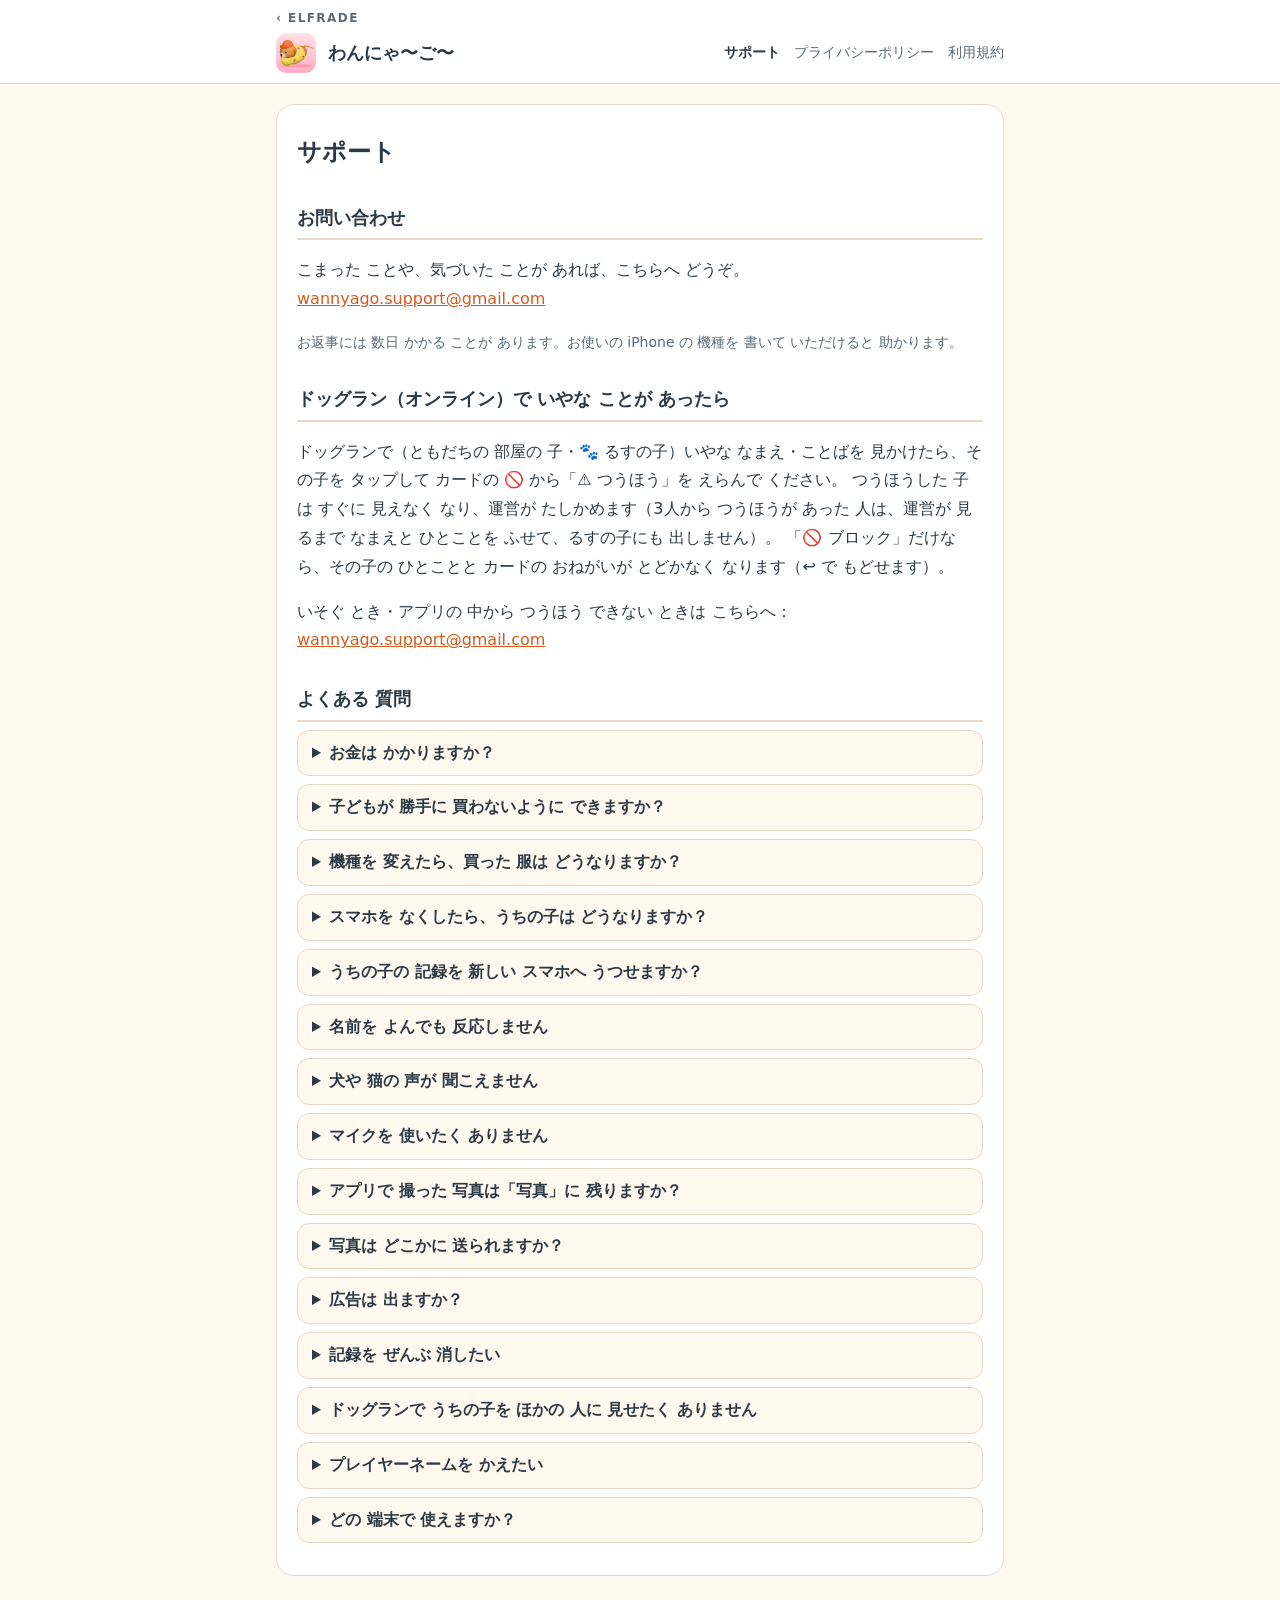
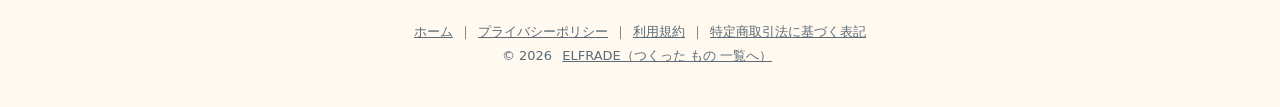
<file: wannyago/support.html>
<!doctype html>
<html lang="ja">
<head>
<meta charset="utf-8">
<meta name="viewport" content="width=device-width, initial-scale=1">
<title>サポート — わんにゃ〜ご〜</title>
<link rel="icon" href="img/icon-256.png">
<link rel="stylesheet" href="style.css">
</head>
<body>

<header class="site"><div class="wrap">
  <a class="brand" href="../">‹ ELFRADE</a>
  <img src="img/icon-256.png" alt="">
  <a class="name" href="index.html">わんにゃ〜ご〜</a>
  <nav class="site">
    <a href="support.html" aria-current="page">サポート</a>
    <a href="privacy.html">プライバシーポリシー</a>
    <a href="terms.html">利用規約</a>
  </nav>
</div></header>

<div class="wrap">
<main class="doc">
  <h1>サポート</h1>

  <h2>お問い合わせ</h2>
  <p>こまった ことや、気づいた ことが あれば、こちらへ どうぞ。<br>
  <a href="mailto:wannyago.support@gmail.com">wannyago.support@gmail.com</a></p>
  <p style="font-size:14px;color:var(--sub)">お返事には 数日 かかる ことが あります。お使いの iPhone の 機種を 書いて いただけると 助かります。</p>

  <h2 id="safety">ドッグラン（オンライン）で いやな ことが あったら</h2>
  <p>ドッグランで（ともだちの 部屋の 子・🐾 るすの子）いやな なまえ・ことばを 見かけたら、その子を タップして カードの 🚫 から「⚠️ つうほう」を えらんで ください。
  つうほうした 子は すぐに 見えなく なり、運営が たしかめます（3人から つうほうが あった 人は、運営が 見るまで なまえと ひとことを ふせて、るすの子にも 出しません）。
  「🚫 ブロック」だけなら、その子の ひとことと カードの おねがいが とどかなく なります（↩️ で もどせます）。</p>
  <p>いそぐ とき・アプリの 中から つうほう できない ときは こちらへ：<br>
  <a href="mailto:wannyago.support@gmail.com">wannyago.support@gmail.com</a></p>

  <h2>よくある 質問</h2>
  <details>
    <summary>お金は かかりますか？</summary>
    <p>ダウンロードと あそぶのは 無料です。広告は ありません。服と ぼうしの 一部（1つ 100円〜300円）だけが 買い切りです。</p>
  </details>
  <details>
    <summary>子どもが 勝手に 買わないように できますか？</summary>
    <p>iPhone は「設定」→「スクリーンタイム」→「コンテンツとプライバシーの制限」→「iTunes および App Store での購入」→「App 内課金」を「許可しない」に すると、買いものが できなく なります。
    「ファミリー共有」の「承認と購入のリクエスト」を 使うと、買う 前に 保護者の 承認が いるように なります。</p>
  </details>
  <details>
    <summary>機種を 変えたら、買った 服は どうなりますか？</summary>
    <p>同じ Apple ID で、👕 きせかえ の 中の「購入を復元」を 押すと、買った 服が もどります。</p>
  </details>
  <details>
    <summary>スマホを なくしたら、うちの子は どうなりますか？</summary>
    <p>記録は スマホの 中に あります。なくす 前に、バックアップを とって おいて ください。
    iPhone は、iCloud が オンなら、アプリを 閉じる ときに あなたの iCloud（あなただけが 見られる 場所）へ 自動で 保存されます。「⚙️ せってい」の いちばん 上の「☁️ うちの子の バックアップ」が 緑なら 保存 できて います（オレンジなら まだ です）。
    「⚙️ せってい」の いちばん 上の「☁️ うちの子の バックアップ」→「📤 書き出す」で、記録を 1つの ファイルにも できます。ファイルは スマホの 外（クラウドの 保存先・パソコン など）に おいて ください。</p>
    <p>ファイルには うちの子の 写真や 録音した 鳴き声も 入ります。知らない 人には 渡さないで ください。</p>
  </details>
  <details>
    <summary>うちの子の 記録を 新しい スマホへ うつせますか？</summary>
    <p>うつせます。</p>
    <p>iPhone から iPhone へは、同じ Apple ID で 新しい iPhone に アプリを 入れて ひらくと「☁️ うちの子が 見つかったよ」が 出ます。「🐾 うちの子を もどす」を 押して ください（あとからでも「⚙️ せってい」→「☁️ うちの子の バックアップ」→「☁️ iCloud から もどす」）。
    まえの iPhone で iCloud が オフ だった ときは、下の ファイルで うつします。</p>
    <ol>
      <li>まえの スマホで「⚙️ せってい」→「☁️ うちの子の バックアップ」→「📤 書き出す」。ファイルを 新しい スマホから 見られる 所（クラウドの 保存先 など）に おきます。</li>
      <li>新しい スマホに アプリを 入れて ひらくと、うちの子を むかえる 画面に なります。その 1まい目の「☁️ バックアップから もどす」を 押して、さっきの ファイルを えらびます。</li>
    </ol>
    <p>すでに 子が いる ときは「⚙️ せってい」→「☁️ うちの子の バックアップ」→「📥 もどす」から もどせます（いまの 記録は ファイルの 中身に 入れかわります）。</p>
    <p>買った 服は ファイルには 入りません。新しい スマホで「購入を復元」を 押して ください（下の 質問）。
    オンラインの ドッグランでは、新しい スマホは 別の 人として 数えられます。</p>
  </details>
  <details>
    <summary>名前を よんでも 反応しません</summary>
    <p>🎤 を 押して いるか、マイクと 音声認識が 許可されて いるかを 見てください（iPhone は「設定」→ このアプリ）。
    テレビなどの 音が 小さい 所で、ゆっくり 名前を よぶと 聞き取りやすく なります。</p>
  </details>
  <details>
    <summary>犬や 猫の 声が 聞こえません</summary>
    <p>iPhone の 横の スイッチが マナーモード（オレンジが 見える 側）だと、声は 鳴りません。スイッチを 戻すか、音量を 上げて ください。
    アプリの 上の 🔊 が オフに なって いないかも 見て ください。</p>
  </details>
  <details>
    <summary>マイクを 使いたく ありません</summary>
    <p>マイクを 使わなくても あそべます。はじめの 案内では「あとで」を 押して ください。あとから 変える ときは、iPhone の「設定」→ このアプリ →「マイク」で オン・オフ できます。</p>
  </details>
  <details>
    <summary>アプリで 撮った 写真は「写真」に 残りますか？</summary>
    <p>アプリの 中の「写真を撮る」で 撮った 写真は、部屋を つくる ために アプリの 中だけで 使います。iPhone の「写真」には 残りません。
    写真も 残したい ときは、先に iPhone の カメラで 撮って から、「写真ライブラリ」で えらんで ください。</p>
  </details>
  <details>
    <summary>写真は どこかに 送られますか？</summary>
    <p>いいえ。自分の 家や おでかけ先の 写真は、スマートフォンの 中だけで 使います。オンラインの ドッグランでも 写真は 送りません。
    バックアップの ファイルを 書き出した ときは、その ファイルの 中に 入ります。iPhone の iCloud への 自動の 保存では、あなたの iCloud（あなただけが 見られる 場所）に 入ります。どちらも 運営者には 届きません（<a href="privacy.html">プライバシーポリシー</a>）。</p>
  </details>
  <details>
    <summary>広告は 出ますか？</summary>
    <p>出ません。行動の 分析（アナリティクス）も 入れていません。</p>
  </details>
  <details>
    <summary>記録を ぜんぶ 消したい</summary>
    <p>アプリを 削除すると、端末の 中の 記録は ぜんぶ 消えます。書き出した バックアップの ファイルと、iPhone の iCloud に 自動で 保存した バックアップは 残ります。要らなければ、ファイルは 自分で、iCloud の ぶんは iPhone の「設定」の iCloud の ストレージの 管理から この アプリの データを 消して ください。</p>
    <p>オンラインの ドッグランを 使った ときは、サーバーに しばらく 残る ものが あります：
    るすの子（「🐾 おでかけ」を えらんだ 子）は アプリを 30日 ひらかないと 消えます（先に「🐾 おでかけ」を ぜんぶ 外すと すぐ 消えます）。もらった リアクションも 30日で 消えます。
    通報の 記録は 180日で 消えます。くわしくは <a href="privacy.html#online">プライバシーポリシーの 5章</a>。</p>
  </details>
  <details>
    <summary>ドッグランで うちの子を ほかの 人に 見せたく ありません</summary>
    <p>「👥 ともだちと」の 部屋に 入らず、「🐾 おでかけ」を えらばなければ、うちの子は ほかの 人の 画面に 出ません。
    おでかけを やめる ときは「👥 ともだちと」→「🐾 おでかけ」で、えらんだ 子を ぜんぶ 外して ください。</p>
  </details>
  <details>
    <summary>プレイヤーネームを かえたい</summary>
    <p>「👥 ともだちと」の「✏️ なまえ」で かえられます。ほんとうの 名前・住所・電話番号は 書かないで ください。</p>
  </details>
  <details>
    <summary>どの 端末で 使えますか？</summary>
    <p>iPhone（iOS 15 以上）です。古い 端末では 動きが 重い ことが あります。</p>
  </details>
</main>
</div>

<footer class="site">
  <a href="index.html">ホーム</a>｜<a href="privacy.html">プライバシーポリシー</a>｜<a href="terms.html">利用規約</a>｜<a href="tokushoho.html">特定商取引法に基づく表記</a><br>
  © 2026 <a href="../">ELFRADE（つくった もの 一覧へ）</a>
</footer>
</body>
</html>
</file>
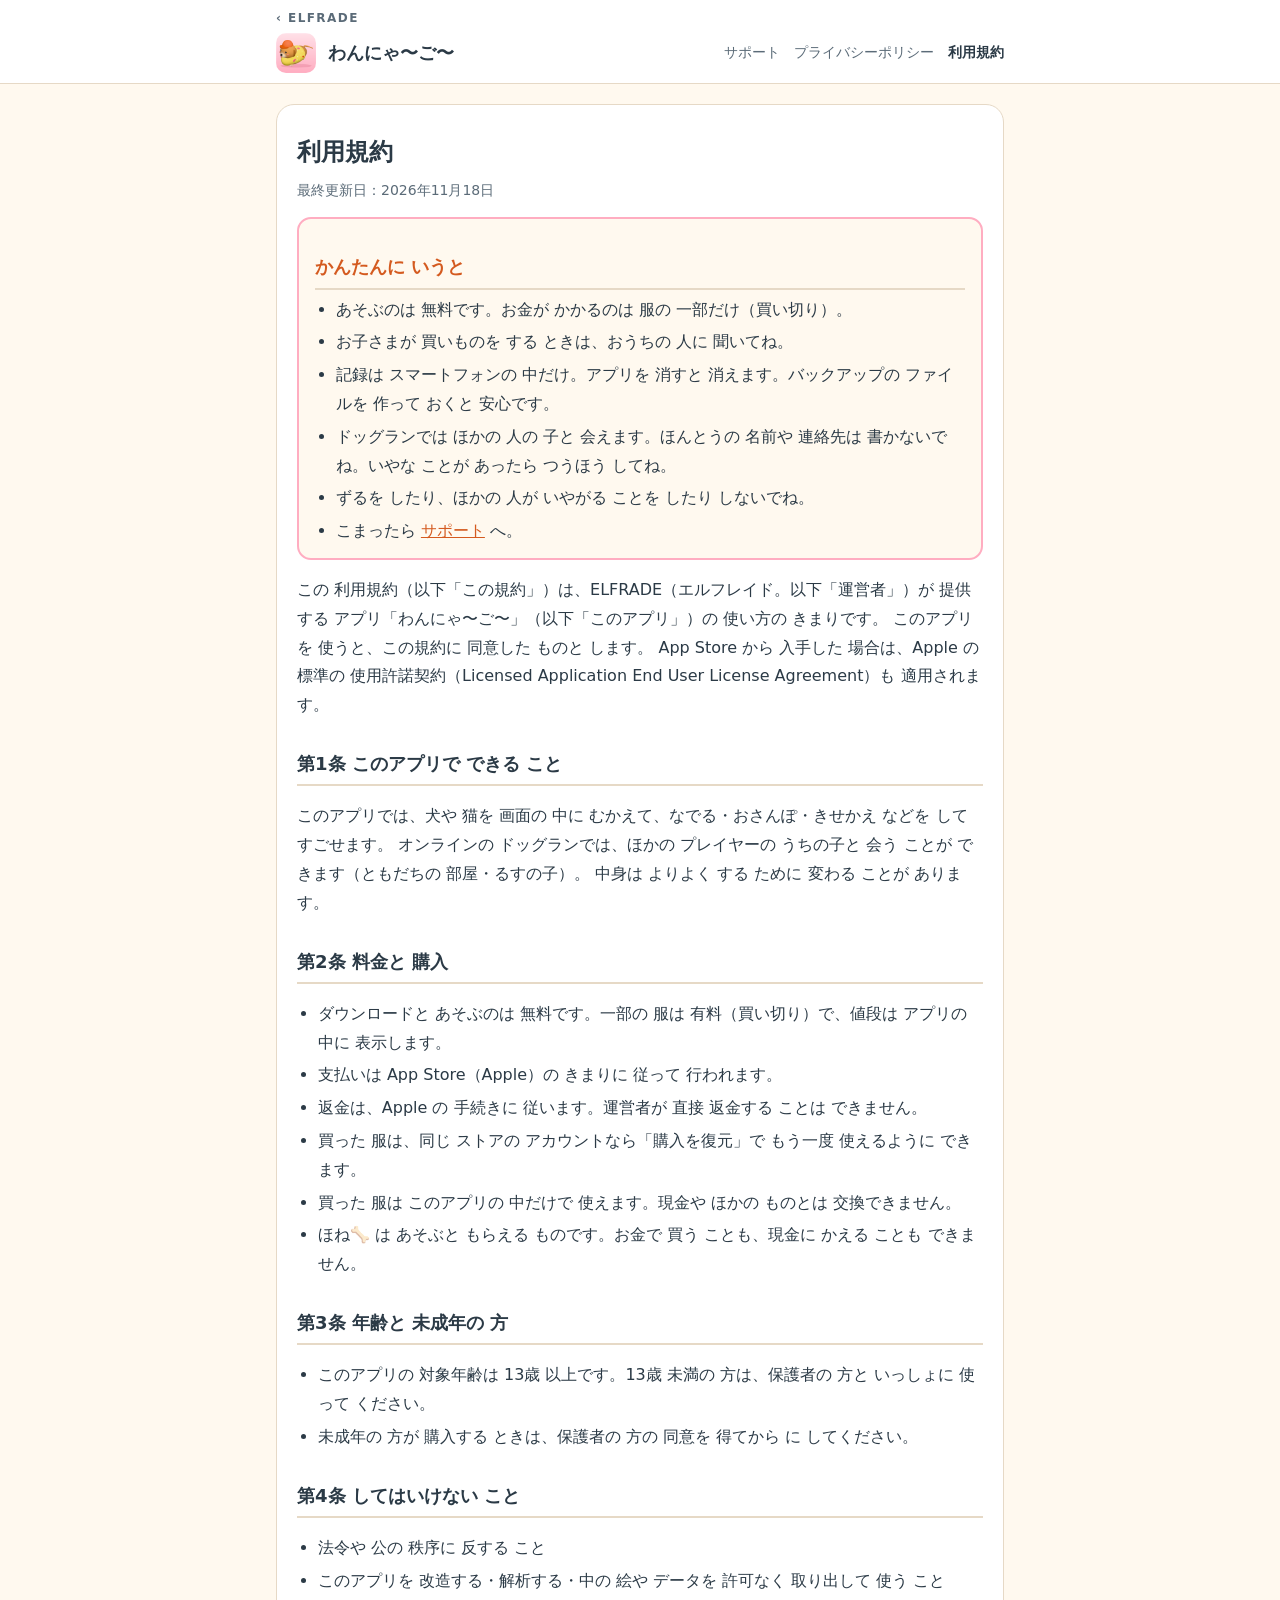
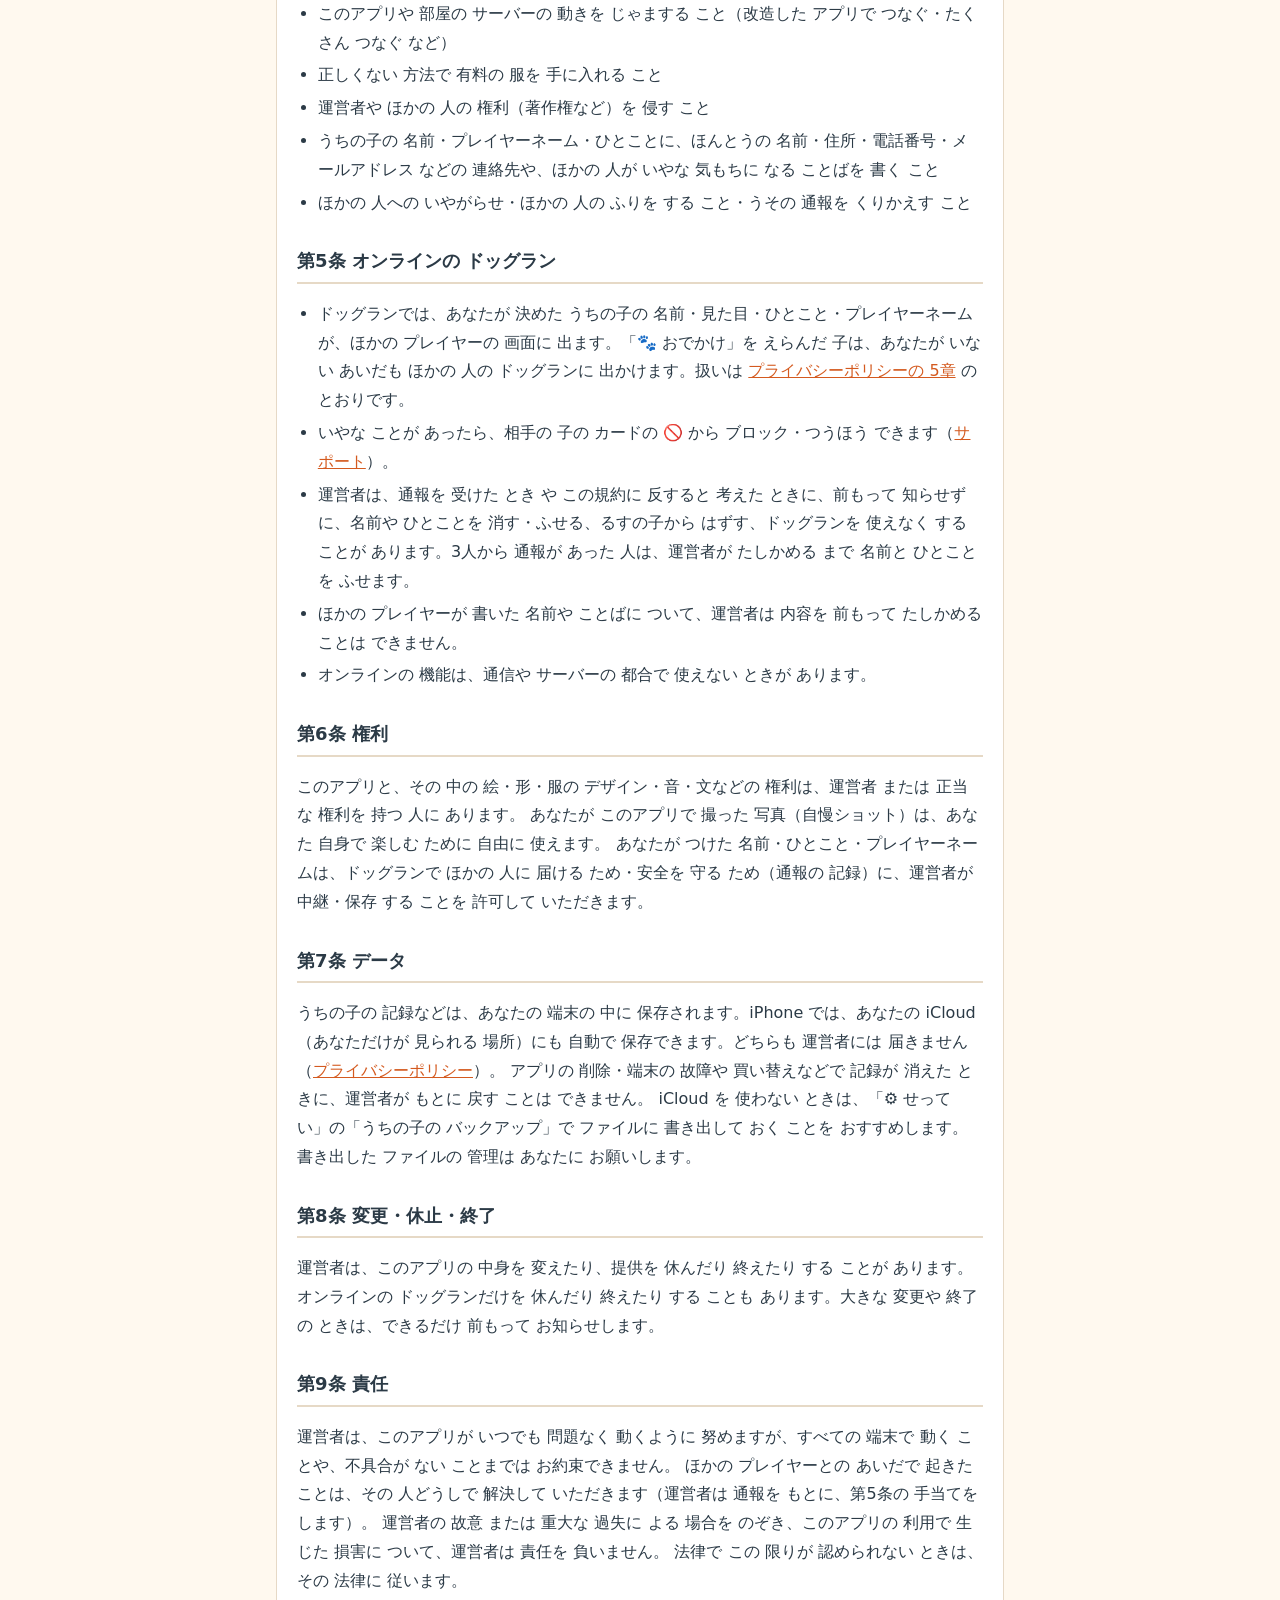
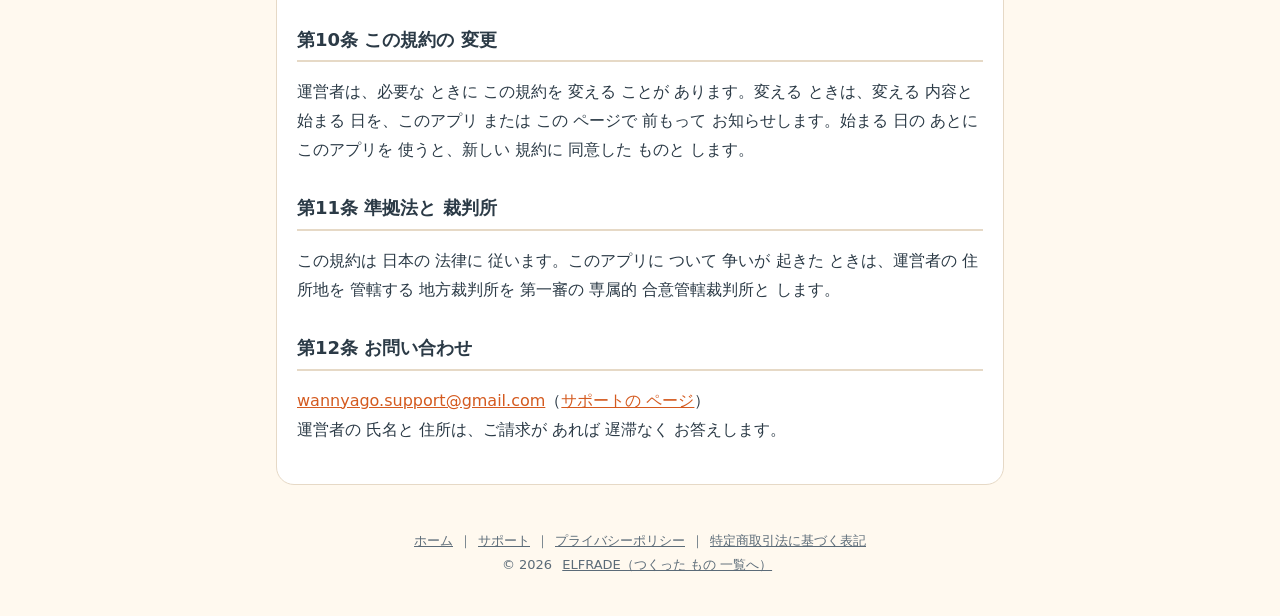
<file: wannyago/terms.html>
<!doctype html>
<html lang="ja">
<head>
<meta charset="utf-8">
<meta name="viewport" content="width=device-width, initial-scale=1">
<title>利用規約 — わんにゃ〜ご〜</title>
<link rel="icon" href="img/icon-256.png">
<link rel="stylesheet" href="style.css">
</head>
<body>

<header class="site"><div class="wrap">
  <a class="brand" href="../">‹ ELFRADE</a>
  <img src="img/icon-256.png" alt="">
  <a class="name" href="index.html">わんにゃ〜ご〜</a>
  <nav class="site">
    <a href="support.html">サポート</a>
    <a href="privacy.html">プライバシーポリシー</a>
    <a href="terms.html" aria-current="page">利用規約</a>
  </nav>
</div></header>

<div class="wrap">
<main class="doc">
  <h1>利用規約</h1>
  <p class="updated">最終更新日：2026年11月18日</p>

  <div class="summary">
    <h2>かんたんに いうと</h2>
    <ul>
      <li>あそぶのは 無料です。お金が かかるのは 服の 一部だけ（買い切り）。</li>
      <li>お子さまが 買いものを する ときは、おうちの 人に 聞いてね。</li>
      <li>記録は スマートフォンの 中だけ。アプリを 消すと 消えます。バックアップの ファイルを 作って おくと 安心です。</li>
      <li>ドッグランでは ほかの 人の 子と 会えます。ほんとうの 名前や 連絡先は 書かないでね。いやな ことが あったら つうほう してね。</li>
      <li>ずるを したり、ほかの 人が いやがる ことを したり しないでね。</li>
      <li>こまったら <a href="support.html">サポート</a> へ。</li>
    </ul>
  </div>

  <p>この 利用規約（以下「この規約」）は、ELFRADE（エルフレイド。以下「運営者」）が 提供する アプリ「わんにゃ〜ご〜」（以下「このアプリ」）の 使い方の きまりです。
  このアプリを 使うと、この規約に 同意した ものと します。
  App Store から 入手した 場合は、Apple の 標準の 使用許諾契約（Licensed Application End User License Agreement）も 適用されます。</p>

  <h2>第1条 このアプリで できる こと</h2>
  <p>このアプリでは、犬や 猫を 画面の 中に むかえて、なでる・おさんぽ・きせかえ などを して すごせます。
  オンラインの ドッグランでは、ほかの プレイヤーの うちの子と 会う ことが できます（ともだちの 部屋・るすの子）。
  中身は よりよく する ために 変わる ことが あります。</p>

  <h2>第2条 料金と 購入</h2>
  <ul>
    <li>ダウンロードと あそぶのは 無料です。一部の 服は 有料（買い切り）で、値段は アプリの 中に 表示します。</li>
    <li>支払いは App Store（Apple）の きまりに 従って 行われます。</li>
    <li>返金は、Apple の 手続きに 従います。運営者が 直接 返金する ことは できません。</li>
    <li>買った 服は、同じ ストアの アカウントなら「購入を復元」で もう一度 使えるように できます。</li>
    <li>買った 服は このアプリの 中だけで 使えます。現金や ほかの ものとは 交換できません。</li>
    <li>ほね🦴 は あそぶと もらえる ものです。お金で 買う ことも、現金に かえる ことも できません。</li>
  </ul>

  <h2>第3条 年齢と 未成年の 方</h2>
  <ul>
    <li>このアプリの 対象年齢は 13歳 以上です。13歳 未満の 方は、保護者の 方と いっしょに 使って ください。</li>
    <li>未成年の 方が 購入する ときは、保護者の 方の 同意を 得てから に してください。</li>
  </ul>

  <h2>第4条 してはいけない こと</h2>
  <ul>
    <li>法令や 公の 秩序に 反する こと</li>
    <li>このアプリを 改造する・解析する・中の 絵や データを 許可なく 取り出して 使う こと</li>
    <li>このアプリや 部屋の サーバーの 動きを じゃまする こと（改造した アプリで つなぐ・たくさん つなぐ など）</li>
    <li>正しくない 方法で 有料の 服を 手に入れる こと</li>
    <li>運営者や ほかの 人の 権利（著作権など）を 侵す こと</li>
    <li>うちの子の 名前・プレイヤーネーム・ひとことに、ほんとうの 名前・住所・電話番号・メールアドレス などの 連絡先や、ほかの 人が いやな 気もちに なる ことばを 書く こと</li>
    <li>ほかの 人への いやがらせ・ほかの 人の ふりを する こと・うその 通報を くりかえす こと</li>
  </ul>

  <h2>第5条 オンラインの ドッグラン</h2>
  <ul>
    <li>ドッグランでは、あなたが 決めた うちの子の 名前・見た目・ひとこと・プレイヤーネームが、ほかの プレイヤーの 画面に 出ます。「🐾 おでかけ」を えらんだ 子は、あなたが いない あいだも ほかの 人の ドッグランに 出かけます。扱いは <a href="privacy.html#online">プライバシーポリシーの 5章</a> の とおりです。</li>
    <li>いやな ことが あったら、相手の 子の カードの 🚫 から ブロック・つうほう できます（<a href="support.html#safety">サポート</a>）。</li>
    <li>運営者は、通報を 受けた とき や この規約に 反すると 考えた ときに、前もって 知らせず に、名前や ひとことを 消す・ふせる、るすの子から はずす、ドッグランを 使えなく する ことが あります。3人から 通報が あった 人は、運営者が たしかめる まで 名前と ひとことを ふせます。</li>
    <li>ほかの プレイヤーが 書いた 名前や ことばに ついて、運営者は 内容を 前もって たしかめる ことは できません。</li>
    <li>オンラインの 機能は、通信や サーバーの 都合で 使えない ときが あります。</li>
  </ul>

  <h2>第6条 権利</h2>
  <p>このアプリと、その 中の 絵・形・服の デザイン・音・文などの 権利は、運営者 または 正当な 権利を 持つ 人に あります。
  あなたが このアプリで 撮った 写真（自慢ショット）は、あなた 自身で 楽しむ ために 自由に 使えます。
  あなたが つけた 名前・ひとこと・プレイヤーネームは、ドッグランで ほかの 人に 届ける ため・安全を 守る ため（通報の 記録）に、運営者が 中継・保存 する ことを 許可して いただきます。</p>

  <h2>第7条 データ</h2>
  <p>うちの子の 記録などは、あなたの 端末の 中に 保存されます。iPhone では、あなたの iCloud（あなただけが 見られる 場所）にも 自動で 保存できます。どちらも 運営者には 届きません（<a href="privacy.html">プライバシーポリシー</a>）。
  アプリの 削除・端末の 故障や 買い替えなどで 記録が 消えた ときに、運営者が もとに 戻す ことは できません。
  iCloud を 使わない ときは、「⚙️ せってい」の「うちの子の バックアップ」で ファイルに 書き出して おく ことを おすすめします。書き出した ファイルの 管理は あなたに お願いします。</p>

  <h2>第8条 変更・休止・終了</h2>
  <p>運営者は、このアプリの 中身を 変えたり、提供を 休んだり 終えたり する ことが あります。オンラインの ドッグランだけを 休んだり 終えたり する ことも あります。大きな 変更や 終了の ときは、できるだけ 前もって お知らせします。</p>

  <h2>第9条 責任</h2>
  <p>運営者は、このアプリが いつでも 問題なく 動くように 努めますが、すべての 端末で 動く ことや、不具合が ない ことまでは お約束できません。
  ほかの プレイヤーとの あいだで 起きた ことは、その 人どうしで 解決して いただきます（運営者は 通報を もとに、第5条の 手当てを します）。
  運営者の 故意 または 重大な 過失に よる 場合を のぞき、このアプリの 利用で 生じた 損害に ついて、運営者は 責任を 負いません。
  法律で この 限りが 認められない ときは、その 法律に 従います。</p>

  <h2>第10条 この規約の 変更</h2>
  <p>運営者は、必要な ときに この規約を 変える ことが あります。変える ときは、変える 内容と 始まる 日を、このアプリ または この ページで 前もって お知らせします。始まる 日の あとに このアプリを 使うと、新しい 規約に 同意した ものと します。</p>

  <h2>第11条 準拠法と 裁判所</h2>
  <p>この規約は 日本の 法律に 従います。このアプリに ついて 争いが 起きた ときは、運営者の 住所地を 管轄する 地方裁判所を 第一審の 専属的 合意管轄裁判所と します。</p>

  <h2>第12条 お問い合わせ</h2>
  <p><a href="mailto:wannyago.support@gmail.com">wannyago.support@gmail.com</a>（<a href="support.html">サポートの ページ</a>）<br>運営者の 氏名と 住所は、ご請求が あれば 遅滞なく お答えします。</p>
</main>
</div>

<footer class="site">
  <a href="index.html">ホーム</a>｜<a href="support.html">サポート</a>｜<a href="privacy.html">プライバシーポリシー</a>｜<a href="tokushoho.html">特定商取引法に基づく表記</a><br>
  © 2026 <a href="../">ELFRADE（つくった もの 一覧へ）</a>
</footer>
</body>
</html>
</file>
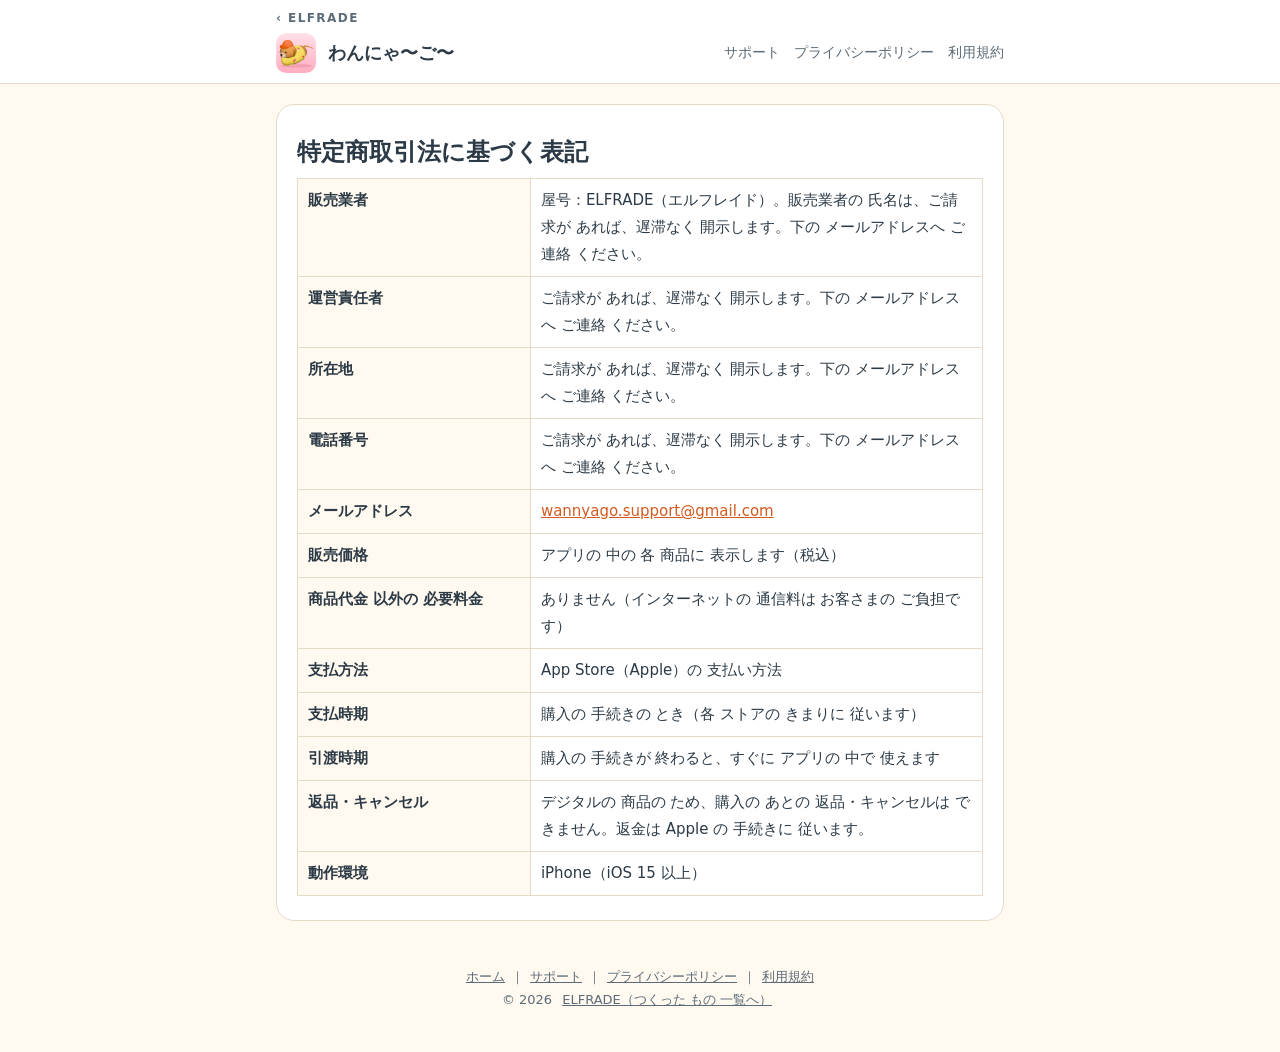
<file: wannyago/tokushoho.html>
<!doctype html>
<html lang="ja">
<head>
<meta charset="utf-8">
<meta name="viewport" content="width=device-width, initial-scale=1">
<title>特定商取引法に基づく表記 — わんにゃ〜ご〜</title>
<link rel="icon" href="img/icon-256.png">
<link rel="stylesheet" href="style.css">
</head>
<body>

<header class="site"><div class="wrap">
  <a class="brand" href="../">‹ ELFRADE</a>
  <img src="img/icon-256.png" alt="">
  <a class="name" href="index.html">わんにゃ〜ご〜</a>
  <nav class="site">
    <a href="support.html">サポート</a>
    <a href="privacy.html">プライバシーポリシー</a>
    <a href="terms.html">利用規約</a>
  </nav>
</div></header>

<div class="wrap">
<main class="doc">
  <h1>特定商取引法に基づく表記</h1>
  <table class="kv">
    <tr><th>販売業者</th><td>屋号：ELFRADE（エルフレイド）。販売業者の 氏名は、ご請求が あれば、遅滞なく 開示します。下の メールアドレスへ ご連絡 ください。</td></tr>
    <tr><th>運営責任者</th><td>ご請求が あれば、遅滞なく 開示します。下の メールアドレスへ ご連絡 ください。</td></tr>
    <tr><th>所在地</th><td>ご請求が あれば、遅滞なく 開示します。下の メールアドレスへ ご連絡 ください。</td></tr>
    <tr><th>電話番号</th><td>ご請求が あれば、遅滞なく 開示します。下の メールアドレスへ ご連絡 ください。</td></tr>
    <tr><th>メールアドレス</th><td><a href="mailto:wannyago.support@gmail.com">wannyago.support@gmail.com</a></td></tr>
    <tr><th>販売価格</th><td>アプリの 中の 各 商品に 表示します（税込）</td></tr>
    <tr><th>商品代金 以外の 必要料金</th><td>ありません（インターネットの 通信料は お客さまの ご負担です）</td></tr>
    <tr><th>支払方法</th><td>App Store（Apple）の 支払い方法</td></tr>
    <tr><th>支払時期</th><td>購入の 手続きの とき（各 ストアの きまりに 従います）</td></tr>
    <tr><th>引渡時期</th><td>購入の 手続きが 終わると、すぐに アプリの 中で 使えます</td></tr>
    <tr><th>返品・キャンセル</th><td>デジタルの 商品の ため、購入の あとの 返品・キャンセルは できません。返金は Apple の 手続きに 従います。</td></tr>
    <tr><th>動作環境</th><td>iPhone（iOS 15 以上）</td></tr>
  </table>
</main>
</div>

<footer class="site">
  <a href="index.html">ホーム</a>｜<a href="support.html">サポート</a>｜<a href="privacy.html">プライバシーポリシー</a>｜<a href="terms.html">利用規約</a><br>
  © 2026 <a href="../">ELFRADE（つくった もの 一覧へ）</a>
</footer>
</body>
</html>
</file>
<file: style.css>
:root { --cream: #FFF9EF; --ink: #2B3A46; --sub: #5B6B78; --line: #E6D9C6; --yellow: #F2B21B; color-scheme: light; }
* { box-sizing: border-box; }
html { -webkit-text-size-adjust: 100%; }
body { margin: 0; background: var(--cream); color: var(--ink); line-height: 1.8;
  font-family: system-ui, -apple-system, "Hiragino Sans", "Hiragino Kaku Gothic ProN", "Noto Sans JP", "Yu Gothic UI", Meiryo, sans-serif; }
.wrap { max-width: 760px; margin: 0 auto; padding: 0 16px; }
.top { text-align: center; padding: 28px 0 0; }
.cut { display: block; margin: 0 auto; max-width: 100%; height: auto; }
.line { height: 4px; background: var(--yellow); width: 230px; margin: 0 auto 14px; border-radius: 2px; }
.logo { font-weight: 900; letter-spacing: .18em; font-size: 40px; line-height: 1.8; margin: 0; }
.kana { color: var(--sub); font-size: 14px; letter-spacing: .3em; margin: 0; }
h2 { font-size: 18px; margin: 28px 0 10px; }
.work { display: flex; gap: 14px; align-items: center; background: #fff; border: 2px solid var(--line); border-radius: 18px; padding: 12px 14px; text-decoration: none; color: var(--ink); margin: 10px 0; }
.work img { width: 64px; height: 64px; border-radius: 16px; flex: none; }
.work b { display: block; font-size: 17px; }
.work span { font-size: 14px; color: var(--sub); }
footer { text-align: center; color: var(--sub); font-size: 13px; padding: 28px 0 40px; }
</file>
<file: wannyago/style.css>
:root {
  --cream: #FFF9EF;
  --paper: #FFFFFF;
  --ink: #2B3A46;
  --sub: #5B6B78;
  --line: #E6D9C6;
  --accent: #FF7A3C;
  --accent-dark: #D45A1F;
  --pink1: #FFE1E8;
  --pink2: #FFADC1;
  --draft: #FFF3C4;
  --draft-line: #E0B300;
  color-scheme: light;
}
* { box-sizing: border-box; }
html { -webkit-text-size-adjust: 100%; }
body {
  margin: 0;
  background: var(--cream);
  color: var(--ink);
  font-family: system-ui, -apple-system, "Hiragino Sans", "Hiragino Kaku Gothic ProN", "Noto Sans JP", "Yu Gothic UI", Meiryo, sans-serif;
  line-height: 1.8;
  font-size: 16px;
}
a { color: var(--accent-dark); }
.wrap { max-width: 760px; margin: 0 auto; padding: 0 16px; }

.draft { background: var(--draft); border-bottom: 2px solid var(--draft-line); font-size: 14px; line-height: 1.6; }
.draft .wrap { padding-top: 10px; padding-bottom: 10px; }
.draft b { color: #7A5A00; }

header.site { background: var(--paper); border-bottom: 1px solid var(--line); }
header.site .wrap { display: flex; align-items: center; flex-wrap: wrap; gap: 6px 12px; padding-top: 10px; padding-bottom: 10px; }
header.site img { width: 40px; height: 40px; border-radius: 10px; }
header.site .name { font-weight: 800; font-size: 18px; text-decoration: none; color: var(--ink); white-space: nowrap; }
nav.site { margin-left: auto; display: flex; gap: 4px 14px; flex-wrap: wrap; font-size: 14px; }
nav.site a { color: var(--sub); text-decoration: none; }
nav.site a[aria-current="page"] { color: var(--ink); font-weight: 700; }

.hero { background: linear-gradient(180deg, var(--pink1), var(--cream)); text-align: center; padding: 40px 0 28px; }
.hero img.icon { width: 112px; height: 112px; border-radius: 26px; box-shadow: 0 6px 18px rgba(212, 90, 31, .18); }
.hero h1 { font-size: 30px; margin: 16px 0 4px; letter-spacing: .02em; }
.hero p.lead { font-size: 18px; margin: 0 0 18px; }
.badges { display: flex; gap: 10px; justify-content: center; flex-wrap: wrap; }
.badge { display: inline-block; padding: 10px 18px; border-radius: 999px; background: var(--ink); color: #fff; font-weight: 700; font-size: 15px; text-decoration: none; opacity: .55; }
.badge small { display: block; font-weight: 400; font-size: 11px; line-height: 1.2; }

.shots { display: grid; grid-template-columns: repeat(3, minmax(0, 1fr)); gap: 10px; max-width: 660px; margin: 0 auto; padding: 24px 0 8px; }
.shots figure { margin: 0; min-width: 0; }
.shots img { width: 100%; border-radius: 16px; border: 3px solid var(--ink); background: #BFE3F2; display: block; }
.shots figcaption { text-align: center; font-size: 13px; color: var(--sub); margin-top: 6px; }

section.feat { padding: 8px 0 8px; }
.feat h2 { font-size: 22px; text-align: center; margin: 24px 0 12px; }
.cards { display: grid; grid-template-columns: repeat(auto-fit, minmax(220px, 1fr)); gap: 12px; }
.card { background: var(--paper); border: 2px solid var(--line); border-radius: 18px; padding: 14px 16px; }
.card h3 { margin: 0 0 4px; font-size: 17px; }
.card p { margin: 0; font-size: 15px; color: var(--sub); }
.price { background: var(--paper); border: 2px solid var(--accent); border-radius: 18px; padding: 14px 16px; margin: 16px 0; }
.price h3 { margin: 0 0 4px; color: var(--accent-dark); }

main.doc { background: var(--paper); border: 1px solid var(--line); border-radius: 18px; padding: 8px 20px 24px; margin: 20px auto; }
main.doc h1 { font-size: 24px; margin: 18px 0 4px; }
main.doc .updated { color: var(--sub); font-size: 14px; margin: 0 0 12px; }
main.doc h2 { font-size: 18px; margin: 28px 0 6px; padding-bottom: 4px; border-bottom: 2px solid var(--line); }
main.doc ul { padding-left: 1.3em; }
main.doc li { margin: 4px 0; }
.summary { background: var(--cream); border: 2px solid var(--pink2); border-radius: 14px; padding: 4px 16px 6px; margin: 14px 0 6px; }
.summary h2 { border: 0; margin: 10px 0 0; font-size: 17px; color: var(--accent-dark); }
.summary ul { margin: 6px 0; }
.ph { background: var(--draft); border: 1px dashed var(--draft-line); border-radius: 6px; padding: 0 4px; }
table.kv { width: 100%; border-collapse: collapse; font-size: 15px; table-layout: fixed; }
table.kv.wide th { width: 56%; font-weight: 400; }
table.kv th, table.kv td { border: 1px solid var(--line); padding: 8px 10px; text-align: left; vertical-align: top; }
table.kv th { background: var(--cream); width: 34%; font-weight: 700; }
details { background: var(--cream); border: 1px solid var(--line); border-radius: 12px; padding: 8px 14px; margin: 8px 0; }
details summary { font-weight: 700; cursor: pointer; }

footer.site { text-align: center; color: var(--sub); font-size: 13px; padding: 24px 0 40px; }
footer.site a { color: var(--sub); margin: 0 6px; white-space: nowrap; }
header.site .brand { flex-basis: 100%; font-size: 12px; font-weight: 700; letter-spacing: .12em; color: var(--sub); text-decoration: none; line-height: 1.4; }
table.kv th, table.kv td { overflow-wrap: anywhere; }
</file>
